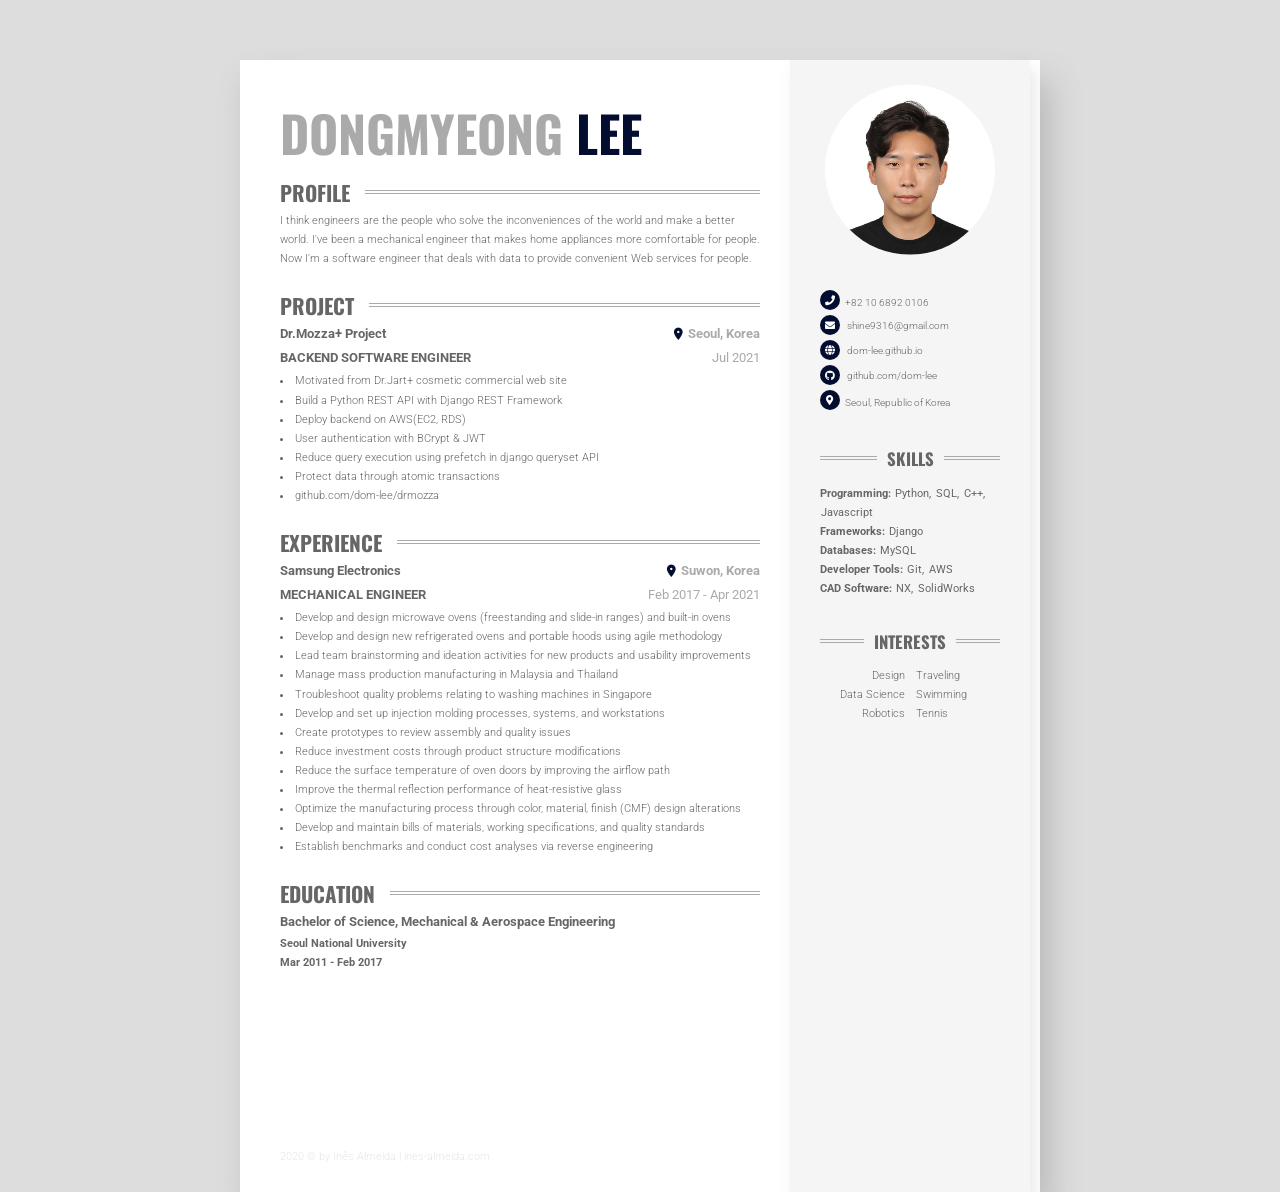
<file: about/index.html>
<!DOCTYPE html>
<html lang="en">
    <head>
	<meta name="generator" content="Hugo 0.85.0" />
    <meta charset="UTF-8">
    <meta name="viewport" content="width=device-width, initial-scale=1.0">
    <title>Dongmyeong - CV</title>

    <link rel="stylesheet" href="https://fonts.googleapis.com/css?family=Oswald" />
    <link rel="stylesheet" href="https://fonts.googleapis.com/css?family=Roboto" />
    <link rel="stylesheet" href="https://fonts.googleapis.com/icon?family=Material+Icons" />
    <link rel="stylesheet" href="https://cdnjs.cloudflare.com/ajax/libs/font-awesome/5.15.3/css/all.min.css" integrity="sha512-iBBXm8fW90+nuLcSKlbmrPcLa0OT92xO1BIsZ+ywDWZCvqsWgccV3gFoRBv0z+8dLJgyAHIhR35VZc2oM/gI1w==" crossorigin="anonymous" referrerpolicy="no-referrer" />
    <link rel="stylesheet" href="style.main.min.37cf4e6ad0fb9f432f173c654d98b1675125a2b1107ce7208100d0da3f787600.css" integrity="sha256-N89OatD7n0MvFzxlTZixZ1ElorEQfOcggQDQ2j94dgA=" crossorigin="anonymous" media="screen,print" /></head>

<body>
    <div class="content">
        <div class="content__left">
            <h1 class="mainHeading">Dongmyeong <span>Lee</span></h1>

            
<div id="profile" class="section">
    <div class="section__heading">
        <h2 class="section__title">Profile</h2>
    </div>
    <div class="section__content">
        <p>I think engineers are the people who solve the inconveniences of the world and make a better world. I've been a mechanical engineer that makes home appliances more comfortable for people. Now I'm a software engineer that deals with data to provide convenient Web services for people.</p>
    </div>
</div>


            
<div id="project" class="section">
    <div class="section__heading">
        <h2 class="section__title">Project</h2>
    </div>
    <div class="section__content">
        <div class="project">
            
            <div class="projcet__item">
                <div class="project__header">
                    <h3 class="project__company">
                        Dr.Mozza+ Project
                    </h3>
                    <h3 class="project__place">Seoul, Korea</h3>
                </div>
                
                <div class="project__job">
                    <div class="project__subheader">
                        <h3 class="project__position">
                            Backend Software Engineer
                        </h3>
                        <h3 class="project__date">Jul 2021</h3>
                    </div>
                    <ul>
                        
                        <li class="project__bullet">Motivated from Dr.Jart&#43; cosmetic commercial web site</li>
                        
                        <li class="project__bullet">Build a Python REST API with Django REST Framework</li>
                        
                        <li class="project__bullet">Deploy backend on AWS(EC2, RDS)</li>
                        
                        <li class="project__bullet">User authentication with BCrypt &amp; JWT</li>
                        
                        <li class="project__bullet">Reduce query execution using prefetch in django queryset API</li>
                        
                        <li class="project__bullet">Protect data through atomic transactions</li>

                        <li class="project__bullet">
                          <a href="https://github.com/dom-lee/drmozza" style="color:inherit; text-decoration: none; cursor: pointer;">github.com/dom-lee/drmozza</a>
                        </li>                 
                        
                    </ul>
                    <div class="project__badges">
                        <ul>
                            
                        </ul>
                    </div>
                </div>
                
            </div>
            
        </div>
    </div>
</div>


            
<div id="experience" class="section">
    <div class="section__heading">
        <h2 class="section__title">Experience</h2>
    </div>
    <div class="section__content">
        <div class="experience">
            
            <div class="experience__item">
                <div class="experience__header">
                    <h3 class="experience__company">
                        Samsung Electronics
                    </h3>
                    <h3 class="experience__place">Suwon, Korea</h3>
                </div>
                
                <div class="experience__job">
                    <div class="experience__subheader">
                        <h3 class="experience__position">
                            Mechanical Engineer
                        </h3>
                        <h3 class="experience__date">Feb 2017 - Apr 2021</h3>
                    </div>
                    <ul>
                        
                        <li class="experience__bullet">Develop and design microwave ovens (freestanding and slide-in ranges) and built-in ovens</li>
                        
                        <li class="experience__bullet">Develop and design new refrigerated ovens and portable hoods using agile methodology</li>
                        
                        <li class="experience__bullet">Lead team brainstorming and ideation activities for new products and usability improvements</li>
                        
                        <li class="experience__bullet">Manage mass production manufacturing in Malaysia and Thailand</li>
                        
                        <li class="experience__bullet">Troubleshoot quality problems relating to washing machines in Singapore</li>
                        
                        <li class="experience__bullet">Develop and set up injection molding processes, systems, and workstations</li>
                        
                        <li class="experience__bullet">Create prototypes to review assembly and quality issues</li>
                        
                        <li class="experience__bullet">Reduce investment costs through product structure modifications</li>
                        
                        <li class="experience__bullet">Reduce the surface temperature of oven doors by improving the airflow path</li>
                        
                        <li class="experience__bullet">Improve the thermal reflection performance of heat-resistive glass</li>
                        
                        <li class="experience__bullet">Optimize the manufacturing process through color, material, finish (CMF) design alterations</li>
                        
                        <li class="experience__bullet">Develop and maintain bills of materials, working specifications, and quality standards</li>
                        
                        <li class="experience__bullet">Establish benchmarks and conduct cost analyses via reverse engineering</li>
                        
                    </ul>
                    <div class="experience__badges">
                        <ul>
                            
                        </ul>
                    </div>
                </div>
                
            </div>
            
        </div>
    </div>
</div>


            
<div id="education" class="section">
    <div class="section__heading">
        <h2 class="section__title">
            Education
        </h2>
    </div>
    <div class="section__content">
        
            <div class="education__item">
                <h3 class="education__title">Bachelor of Science, Mechanical & Aerospace Engineering</h3>
                <h4 class="education__place">Seoul National University</h4>
                <h4 class="education__date">Mar 2011 - Feb 2017</h4>
                <div class="education__description"></div>
            </div>
        
    </div>
</div>



        </div>
        <div class="content__right">

            
    <div class="sideSection avatar">
        <div class="avatar__container">
            <img class="avatar__img" src="img/avatar.png" alt="photo of me">
        </div>
    </div>

            
<div class="sideSection contact">
    <ul>
        
        <li class="contact__item">
            <i class="fas fa-phone"></i><span>+82 10 6892 0106</span>
        </li>
        
        <li class="contact__item">
            <i class="fas fa-envelope"></i>
            <a href="mailto:shine9316@gmail.com" style="color:inherit; text-decoration: none; cursor: pointer;">
                <span>shine9316@gmail.com</span>
            </a>
        </li>
        
        <li class="contact__item">
            <i class="fas fa-globe"></i>
            <a href="https://dom-lee.github.io" style="color:inherit; text-decoration: none; cursor: pointer;">
                <span>dom-lee.github.io</span>
            </a>
        </li>
        
        <li class="contact__item">
            <i class="fab fa-github"></i>
            <a href="https://github.com/dom-lee" style="color:inherit; text-decoration: none; cursor: pointer;">
                <span>github.com/dom-lee</span>
            </a>
        </li>       
        
        <li class="contact__item">
            <i class="fas fa-map-marker-alt"></i><span>Seoul, Republic of Korea</span>
        </li>
        
    </ul>
</div>


            
<div class="sideSection">
    <div class="sideSection__heading">
        <h2 class="sideSection__title">Skills</h2>
    </div>
    <div class="sideSection__content">
        <ul class="skills">
            <li>
                
                <ul class="skills__group">
                    <span>Programming</span>
                    
                    <li>Python</li>
                    
                    <li>SQL</li>
                    
                    <li>C++</li>
                    
                    <li>Javascript</li>
                    
                </ul>
                
                <ul class="skills__group">
                    <span>Frameworks</span>
                    
                    <li>Django</li>
                    
                </ul>
                
                <ul class="skills__group">
                    <span>Databases</span>
                    
                    <li>MySQL</li>
                    
                </ul>
                
                <ul class="skills__group">
                    <span>Developer Tools</span>
                    
                    <li>Git</li>
                    
                    <li>AWS</li>
                    
                </ul>
                
                <ul class="skills__group">
                    <span>CAD Software</span>
                    
                    <li>NX</li>
                    
                    <li>SolidWorks</li>
                    
                </ul>
                
            </li>
        </ul>
    </div>
</div>


            

            

            
<div class="sideSection">
    <div class="sideSection__heading">
        <h2 class="sideSection__title">Interests</h2>
    </div>
    <div class="sideSection__content">
        <ul class="interests">
            
            <li class="interests__item">Design</li>
            
            <li class="interests__item">Data Science</li>
            
            <li class="interests__item">Robotics</li>
            
            <li class="interests__item">Traveling</li>
            
            <li class="interests__item">Swimming</li>
            
            <li class="interests__item">Tennis</li>
            
        </ul>
    </div>
</div>


        </div>
    </div>
</body>
</html>
</file>
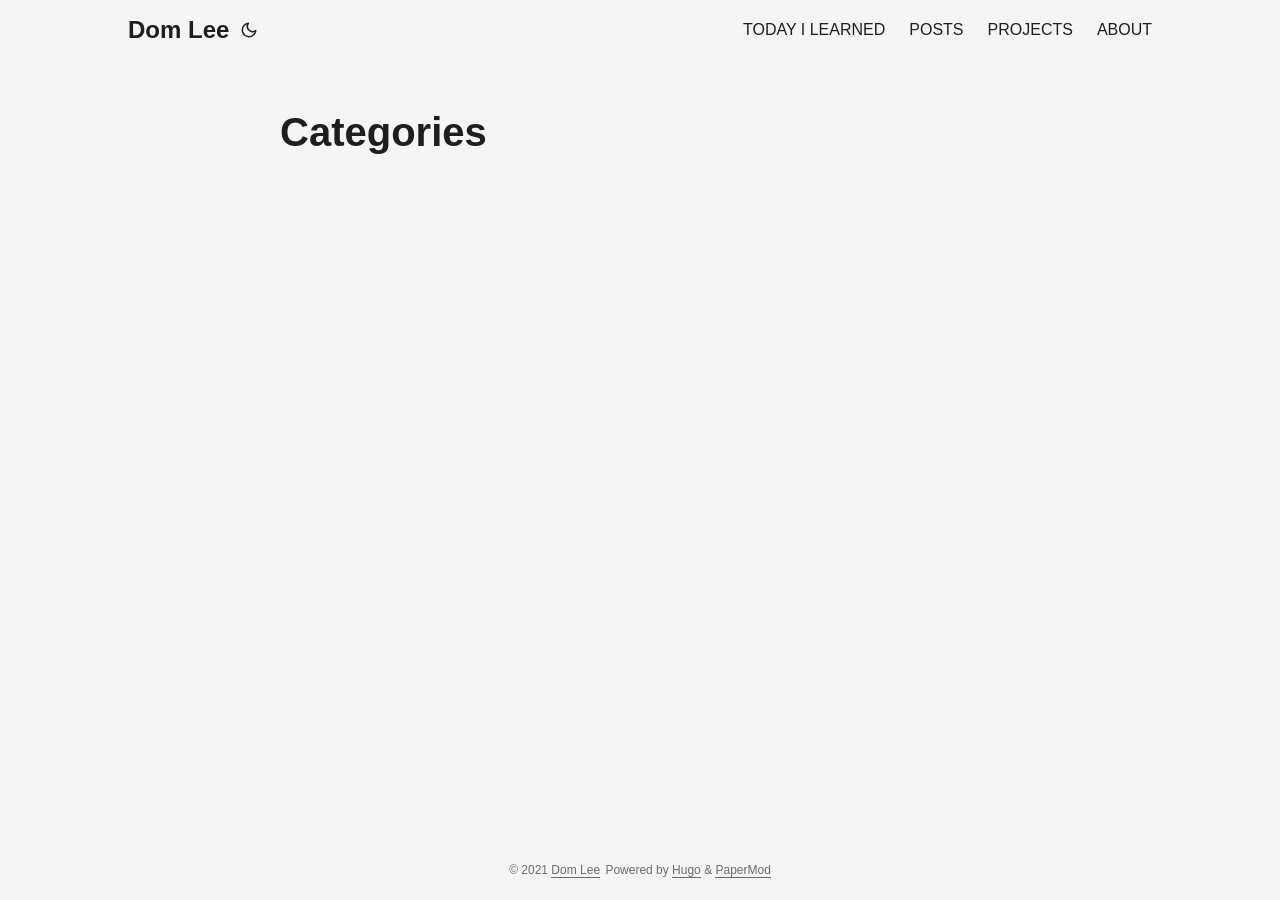
<file: categories/index.html>
<!DOCTYPE html>
<html lang="en" dir="auto">

<head><meta charset="utf-8">
<meta http-equiv="X-UA-Compatible" content="IE=edge">
<meta name="viewport" content="width=device-width, initial-scale=1, shrink-to-fit=no">
<meta name="robots" content="index, follow">
<title>Categories | Dom Lee</title>
<meta name="keywords" content="" />
<meta name="description" content="">
<meta name="author" content="">
<link rel="canonical" href="https://dom-lee.github.io/categories/" />
<link crossorigin="anonymous" href="/assets/css/stylesheet.min.35cd0f65a15cafa92372b8313deef5960aae04b90ad722f2bbf509eb0468137e.css" integrity="sha256-Nc0PZaFcr6kjcrgxPe71lgquBLkK1yLyu/UJ6wRoE34=" rel="preload stylesheet" as="style">
<link rel="icon" href="https://dom-lee.github.io/favicon.ico">
<link rel="icon" type="image/png" sizes="16x16" href="https://dom-lee.github.io/favicon-16x16.png">
<link rel="icon" type="image/png" sizes="32x32" href="https://dom-lee.github.io/favicon-32x32.png">
<link rel="apple-touch-icon" href="https://dom-lee.github.io/apple-touch-icon.png">
<link rel="mask-icon" href="https://dom-lee.github.io/safari-pinned-tab.svg">
<meta name="theme-color" content="#2e2e33">
<meta name="msapplication-TileColor" content="#2e2e33">
<meta name="generator" content="Hugo 0.85.0" />
<link rel="alternate" type="application/rss+xml" href="https://dom-lee.github.io/categories/index.xml">
<meta property="og:title" content="Categories" />
<meta property="og:description" content="" />
<meta property="og:type" content="website" />
<meta property="og:url" content="https://dom-lee.github.io/categories/" />

<meta name="twitter:card" content="summary"/>
<meta name="twitter:title" content="Categories"/>
<meta name="twitter:description" content=""/>

</head>

<body class="list" id="top">
<script>
    if (localStorage.getItem("pref-theme") === "dark") {
        document.body.classList.add('dark');
    } else if (localStorage.getItem("pref-theme") === "light") {
        document.body.classList.remove('dark')
    } else if (window.matchMedia('(prefers-color-scheme: dark)').matches) {
        document.body.classList.add('dark');
    }

</script>
<noscript>
    <style type="text/css">
        #theme-toggle,
        .top-link {
            display: none;
        }

    </style>
    <style>
        @media (prefers-color-scheme: dark) {
            :root {
                --theme: #1d1e20;
                --entry: #2e2e33;
                --primary: rgba(255, 255, 255, 0.84);
                --secondary: rgba(255, 255, 255, 0.56);
                --tertiary: rgba(255, 255, 255, 0.16);
                --content: rgba(255, 255, 255, 0.74);
                --hljs-bg: #2e2e33;
                --code-bg: #37383e;
                --border: #333;
            }

            .list {
                background: var(--theme);
            }

            .list:not(.dark)::-webkit-scrollbar-track {
                background: 0 0;
            }

            .list:not(.dark)::-webkit-scrollbar-thumb {
                border-color: var(--theme);
            }
        }

    </style>
</noscript>

<header class="header">
    <nav class="nav">
        <div class="logo">
            <a href="https://dom-lee.github.io" accesskey="h" title="Dom Lee (Alt + H)">Dom Lee</a>
            <span class="logo-switches">
                <button id="theme-toggle" accesskey="t" title="(Alt + T)">
                    <svg id="moon" xmlns="http://www.w3.org/2000/svg" width="24" height="24" viewBox="0 0 24 24"
                        fill="none" stroke="currentColor" stroke-width="2" stroke-linecap="round"
                        stroke-linejoin="round">
                        <path d="M21 12.79A9 9 0 1 1 11.21 3 7 7 0 0 0 21 12.79z"></path>
                    </svg>
                    <svg id="sun" xmlns="http://www.w3.org/2000/svg" width="24" height="24" viewBox="0 0 24 24"
                        fill="none" stroke="currentColor" stroke-width="2" stroke-linecap="round"
                        stroke-linejoin="round">
                        <circle cx="12" cy="12" r="5"></circle>
                        <line x1="12" y1="1" x2="12" y2="3"></line>
                        <line x1="12" y1="21" x2="12" y2="23"></line>
                        <line x1="4.22" y1="4.22" x2="5.64" y2="5.64"></line>
                        <line x1="18.36" y1="18.36" x2="19.78" y2="19.78"></line>
                        <line x1="1" y1="12" x2="3" y2="12"></line>
                        <line x1="21" y1="12" x2="23" y2="12"></line>
                        <line x1="4.22" y1="19.78" x2="5.64" y2="18.36"></line>
                        <line x1="18.36" y1="5.64" x2="19.78" y2="4.22"></line>
                    </svg>
                </button>
            </span>
        </div>
        <ul id="menu">
            <li>
                <a href="https://dom-lee.github.io/tils/" title="TODAY I LEARNED">
                    <span>TODAY I LEARNED</span>
                </a>
            </li>
            <li>
                <a href="https://dom-lee.github.io/posts/" title="POSTS">
                    <span>POSTS</span>
                </a>
            </li>
            <li>
                <a href="https://dom-lee.github.io/projects/" title="PROJECTS">
                    <span>PROJECTS</span>
                </a>
            </li>
            <li>
                <a href="https://dom-lee.github.io/about/" title="ABOUT">
                    <span>ABOUT</span>
                </a>
            </li>
        </ul>
    </nav>
</header>
<main class="main">
<header class="page-header">
    <h1>Categories</h1>
</header>

<ul class="terms-tags">
</ul>
    </main>
    <footer class="footer">
    <span>&copy; 2021 <a href="https://dom-lee.github.io">Dom Lee</a></span>
    <span>
        Powered by
        <a href="https://gohugo.io/" rel="noopener noreferrer" target="_blank">Hugo</a> &
        <a href="https://git.io/hugopapermod" rel="noopener" target="_blank">PaperMod</a>
    </span>
</footer>
<a href="#top" aria-label="go to top" title="Go to Top (Alt + G)">
    <button class="top-link" id="top-link" type="button" accesskey="g">
        <svg xmlns="http://www.w3.org/2000/svg" viewBox="0 0 12 6" fill="currentColor">
            <path d="M12 6H0l6-6z" />
        </svg>
    </button>
</a>

<script>
    let menu = document.getElementById('menu')
    menu.scrollLeft = localStorage.getItem("menu-scroll-position");
    menu.onscroll = function () {
        localStorage.setItem("menu-scroll-position", menu.scrollLeft);
    }

    document.querySelectorAll('a[href^="#"]').forEach(anchor => {
        anchor.addEventListener("click", function (e) {
            e.preventDefault();
            var id = this.getAttribute("href").substr(1);
            if (!window.matchMedia('(prefers-reduced-motion: reduce)').matches) {
                document.querySelector(`[id='${decodeURIComponent(id)}']`).scrollIntoView({
                    behavior: "smooth"
                });
            } else {
                document.querySelector(`[id='${decodeURIComponent(id)}']`).scrollIntoView();
            }
            if (id === "top") {
                history.replaceState(null, null, " ");
            } else {
                history.pushState(null, null, `#${id}`);
            }
        });
    });

</script>
<script>
    var mybutton = document.getElementById("top-link");
    window.onscroll = function () {
        if (document.body.scrollTop > 800 || document.documentElement.scrollTop > 800) {
            mybutton.style.visibility = "visible";
            mybutton.style.opacity = "1";
        } else {
            mybutton.style.visibility = "hidden";
            mybutton.style.opacity = "0";
        }
    };

</script>
<script>
    document.getElementById("theme-toggle").addEventListener("click", () => {
        if (document.body.className.includes("dark")) {
            document.body.classList.remove('dark');
            localStorage.setItem("pref-theme", 'light');
        } else {
            document.body.classList.add('dark');
            localStorage.setItem("pref-theme", 'dark');
        }
    })

</script>
</body>

</html>
</file>
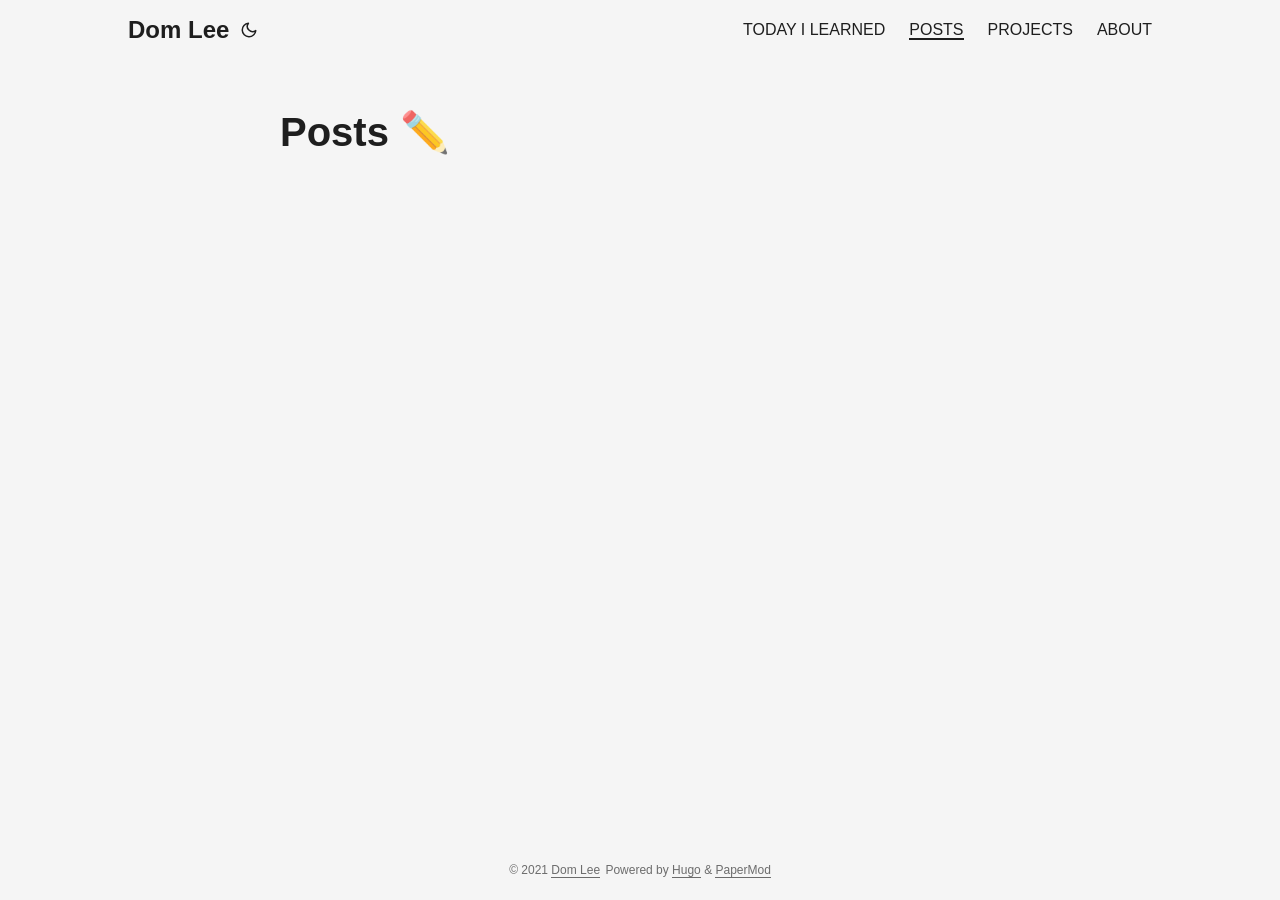
<file: posts/index.html>
<!DOCTYPE html>
<html lang="en" dir="auto">

<head><meta charset="utf-8">
<meta http-equiv="X-UA-Compatible" content="IE=edge">
<meta name="viewport" content="width=device-width, initial-scale=1, shrink-to-fit=no">
<meta name="robots" content="index, follow">
<title>Posts ✏️ | Dom Lee</title>
<meta name="keywords" content="" />
<meta name="description" content="">
<meta name="author" content="">
<link rel="canonical" href="https://dom-lee.github.io/posts/" />
<link crossorigin="anonymous" href="/assets/css/stylesheet.min.35cd0f65a15cafa92372b8313deef5960aae04b90ad722f2bbf509eb0468137e.css" integrity="sha256-Nc0PZaFcr6kjcrgxPe71lgquBLkK1yLyu/UJ6wRoE34=" rel="preload stylesheet" as="style">
<link rel="icon" href="https://dom-lee.github.io/favicon.ico">
<link rel="icon" type="image/png" sizes="16x16" href="https://dom-lee.github.io/favicon-16x16.png">
<link rel="icon" type="image/png" sizes="32x32" href="https://dom-lee.github.io/favicon-32x32.png">
<link rel="apple-touch-icon" href="https://dom-lee.github.io/apple-touch-icon.png">
<link rel="mask-icon" href="https://dom-lee.github.io/safari-pinned-tab.svg">
<meta name="theme-color" content="#2e2e33">
<meta name="msapplication-TileColor" content="#2e2e33">
<meta name="generator" content="Hugo 0.85.0" />
<link rel="alternate" type="application/rss+xml" href="https://dom-lee.github.io/posts/index.xml">
<meta property="og:title" content="Posts ✏️" />
<meta property="og:description" content="" />
<meta property="og:type" content="website" />
<meta property="og:url" content="https://dom-lee.github.io/posts/" />

<meta name="twitter:card" content="summary"/>
<meta name="twitter:title" content="Posts ✏️"/>
<meta name="twitter:description" content=""/>


<script type="application/ld+json">
{
  "@context": "https://schema.org",
  "@type": "BreadcrumbList",
  "itemListElement": [, 
    {
      "@type": "ListItem",
      "position":  2 ,
      "name": "Posts ✏️",
      "item": "https://dom-lee.github.io/posts/"
    }
  ]
}
</script>
</head>

<body class="list" id="top">
<script>
    if (localStorage.getItem("pref-theme") === "dark") {
        document.body.classList.add('dark');
    } else if (localStorage.getItem("pref-theme") === "light") {
        document.body.classList.remove('dark')
    } else if (window.matchMedia('(prefers-color-scheme: dark)').matches) {
        document.body.classList.add('dark');
    }

</script>
<noscript>
    <style type="text/css">
        #theme-toggle,
        .top-link {
            display: none;
        }

    </style>
    <style>
        @media (prefers-color-scheme: dark) {
            :root {
                --theme: #1d1e20;
                --entry: #2e2e33;
                --primary: rgba(255, 255, 255, 0.84);
                --secondary: rgba(255, 255, 255, 0.56);
                --tertiary: rgba(255, 255, 255, 0.16);
                --content: rgba(255, 255, 255, 0.74);
                --hljs-bg: #2e2e33;
                --code-bg: #37383e;
                --border: #333;
            }

            .list {
                background: var(--theme);
            }

            .list:not(.dark)::-webkit-scrollbar-track {
                background: 0 0;
            }

            .list:not(.dark)::-webkit-scrollbar-thumb {
                border-color: var(--theme);
            }
        }

    </style>
</noscript>

<header class="header">
    <nav class="nav">
        <div class="logo">
            <a href="https://dom-lee.github.io" accesskey="h" title="Dom Lee (Alt + H)">Dom Lee</a>
            <span class="logo-switches">
                <button id="theme-toggle" accesskey="t" title="(Alt + T)">
                    <svg id="moon" xmlns="http://www.w3.org/2000/svg" width="24" height="24" viewBox="0 0 24 24"
                        fill="none" stroke="currentColor" stroke-width="2" stroke-linecap="round"
                        stroke-linejoin="round">
                        <path d="M21 12.79A9 9 0 1 1 11.21 3 7 7 0 0 0 21 12.79z"></path>
                    </svg>
                    <svg id="sun" xmlns="http://www.w3.org/2000/svg" width="24" height="24" viewBox="0 0 24 24"
                        fill="none" stroke="currentColor" stroke-width="2" stroke-linecap="round"
                        stroke-linejoin="round">
                        <circle cx="12" cy="12" r="5"></circle>
                        <line x1="12" y1="1" x2="12" y2="3"></line>
                        <line x1="12" y1="21" x2="12" y2="23"></line>
                        <line x1="4.22" y1="4.22" x2="5.64" y2="5.64"></line>
                        <line x1="18.36" y1="18.36" x2="19.78" y2="19.78"></line>
                        <line x1="1" y1="12" x2="3" y2="12"></line>
                        <line x1="21" y1="12" x2="23" y2="12"></line>
                        <line x1="4.22" y1="19.78" x2="5.64" y2="18.36"></line>
                        <line x1="18.36" y1="5.64" x2="19.78" y2="4.22"></line>
                    </svg>
                </button>
            </span>
        </div>
        <ul id="menu">
            <li>
                <a href="https://dom-lee.github.io/tils/" title="TODAY I LEARNED">
                    <span>TODAY I LEARNED</span>
                </a>
            </li>
            <li>
                <a href="https://dom-lee.github.io/posts/" title="POSTS">
                    <span class="active">POSTS</span>
                </a>
            </li>
            <li>
                <a href="https://dom-lee.github.io/projects/" title="PROJECTS">
                    <span>PROJECTS</span>
                </a>
            </li>
            <li>
                <a href="https://dom-lee.github.io/about/" title="ABOUT">
                    <span>ABOUT</span>
                </a>
            </li>
        </ul>
    </nav>
</header>
<main class="main"> 
<header class="page-header">
  <h1>Posts ✏️</h1>
</header>
    </main>
    <footer class="footer">
    <span>&copy; 2021 <a href="https://dom-lee.github.io">Dom Lee</a></span>
    <span>
        Powered by
        <a href="https://gohugo.io/" rel="noopener noreferrer" target="_blank">Hugo</a> &
        <a href="https://git.io/hugopapermod" rel="noopener" target="_blank">PaperMod</a>
    </span>
</footer>
<a href="#top" aria-label="go to top" title="Go to Top (Alt + G)">
    <button class="top-link" id="top-link" type="button" accesskey="g">
        <svg xmlns="http://www.w3.org/2000/svg" viewBox="0 0 12 6" fill="currentColor">
            <path d="M12 6H0l6-6z" />
        </svg>
    </button>
</a>

<script>
    let menu = document.getElementById('menu')
    menu.scrollLeft = localStorage.getItem("menu-scroll-position");
    menu.onscroll = function () {
        localStorage.setItem("menu-scroll-position", menu.scrollLeft);
    }

    document.querySelectorAll('a[href^="#"]').forEach(anchor => {
        anchor.addEventListener("click", function (e) {
            e.preventDefault();
            var id = this.getAttribute("href").substr(1);
            if (!window.matchMedia('(prefers-reduced-motion: reduce)').matches) {
                document.querySelector(`[id='${decodeURIComponent(id)}']`).scrollIntoView({
                    behavior: "smooth"
                });
            } else {
                document.querySelector(`[id='${decodeURIComponent(id)}']`).scrollIntoView();
            }
            if (id === "top") {
                history.replaceState(null, null, " ");
            } else {
                history.pushState(null, null, `#${id}`);
            }
        });
    });

</script>
<script>
    var mybutton = document.getElementById("top-link");
    window.onscroll = function () {
        if (document.body.scrollTop > 800 || document.documentElement.scrollTop > 800) {
            mybutton.style.visibility = "visible";
            mybutton.style.opacity = "1";
        } else {
            mybutton.style.visibility = "hidden";
            mybutton.style.opacity = "0";
        }
    };

</script>
<script>
    document.getElementById("theme-toggle").addEventListener("click", () => {
        if (document.body.className.includes("dark")) {
            document.body.classList.remove('dark');
            localStorage.setItem("pref-theme", 'light');
        } else {
            document.body.classList.add('dark');
            localStorage.setItem("pref-theme", 'dark');
        }
    })

</script>
</body>

</html>
</file>
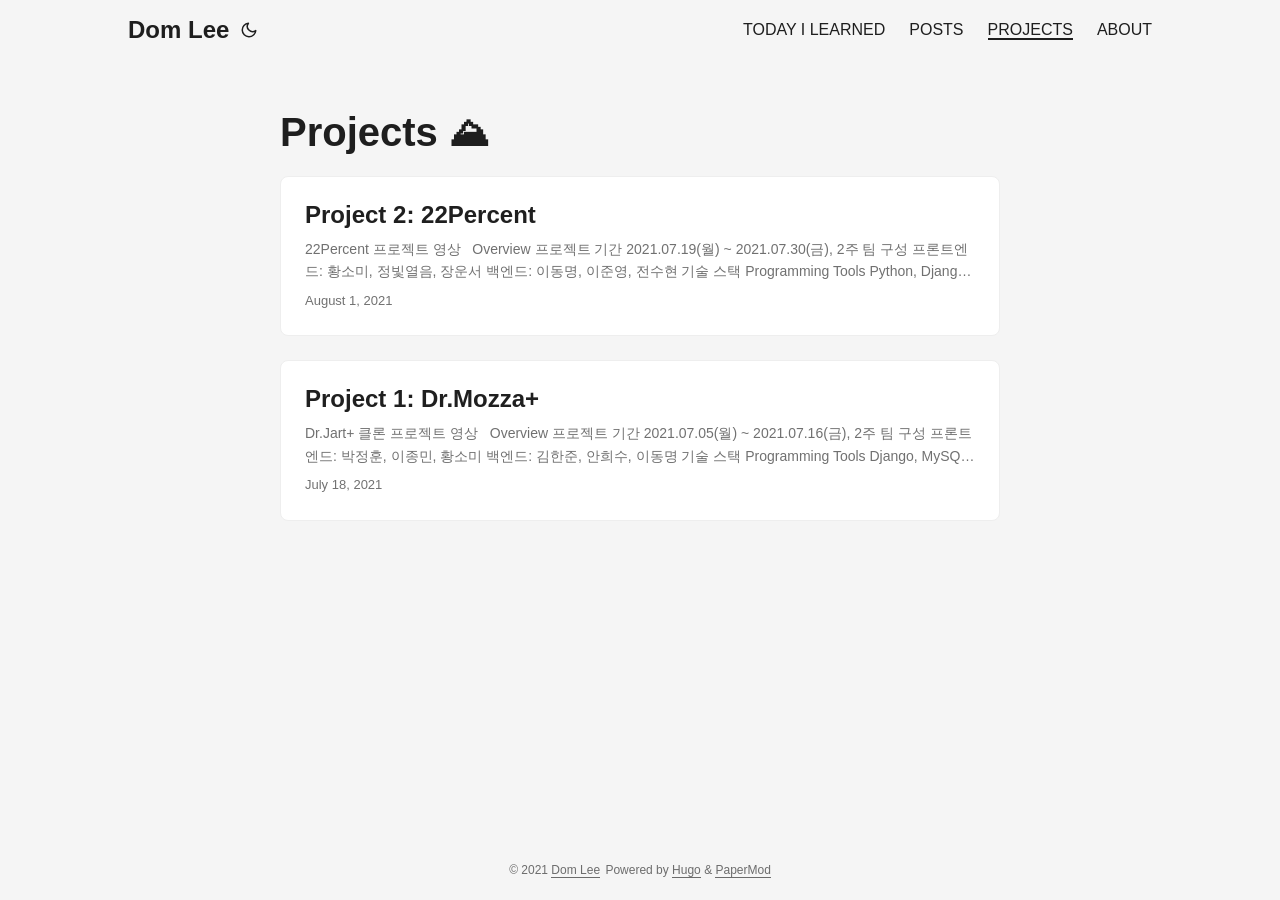
<file: projects/index.html>
<!DOCTYPE html>
<html lang="en" dir="auto">

<head><meta charset="utf-8">
<meta http-equiv="X-UA-Compatible" content="IE=edge">
<meta name="viewport" content="width=device-width, initial-scale=1, shrink-to-fit=no">
<meta name="robots" content="index, follow">
<title>Projects ⛰ | Dom Lee</title>
<meta name="keywords" content="" />
<meta name="description" content="">
<meta name="author" content="">
<link rel="canonical" href="https://dom-lee.github.io/projects/" />
<link crossorigin="anonymous" href="/assets/css/stylesheet.min.35cd0f65a15cafa92372b8313deef5960aae04b90ad722f2bbf509eb0468137e.css" integrity="sha256-Nc0PZaFcr6kjcrgxPe71lgquBLkK1yLyu/UJ6wRoE34=" rel="preload stylesheet" as="style">
<link rel="icon" href="https://dom-lee.github.io/favicon.ico">
<link rel="icon" type="image/png" sizes="16x16" href="https://dom-lee.github.io/favicon-16x16.png">
<link rel="icon" type="image/png" sizes="32x32" href="https://dom-lee.github.io/favicon-32x32.png">
<link rel="apple-touch-icon" href="https://dom-lee.github.io/apple-touch-icon.png">
<link rel="mask-icon" href="https://dom-lee.github.io/safari-pinned-tab.svg">
<meta name="theme-color" content="#2e2e33">
<meta name="msapplication-TileColor" content="#2e2e33">
<meta name="generator" content="Hugo 0.85.0" />
<link rel="alternate" type="application/rss+xml" href="https://dom-lee.github.io/projects/index.xml">
<meta property="og:title" content="Projects ⛰" />
<meta property="og:description" content="" />
<meta property="og:type" content="website" />
<meta property="og:url" content="https://dom-lee.github.io/projects/" />

<meta name="twitter:card" content="summary"/>
<meta name="twitter:title" content="Projects ⛰"/>
<meta name="twitter:description" content=""/>


<script type="application/ld+json">
{
  "@context": "https://schema.org",
  "@type": "BreadcrumbList",
  "itemListElement": [, 
    {
      "@type": "ListItem",
      "position":  2 ,
      "name": "Projects ⛰",
      "item": "https://dom-lee.github.io/projects/"
    }
  ]
}
</script>
</head>

<body class="list" id="top">
<script>
    if (localStorage.getItem("pref-theme") === "dark") {
        document.body.classList.add('dark');
    } else if (localStorage.getItem("pref-theme") === "light") {
        document.body.classList.remove('dark')
    } else if (window.matchMedia('(prefers-color-scheme: dark)').matches) {
        document.body.classList.add('dark');
    }

</script>
<noscript>
    <style type="text/css">
        #theme-toggle,
        .top-link {
            display: none;
        }

    </style>
    <style>
        @media (prefers-color-scheme: dark) {
            :root {
                --theme: #1d1e20;
                --entry: #2e2e33;
                --primary: rgba(255, 255, 255, 0.84);
                --secondary: rgba(255, 255, 255, 0.56);
                --tertiary: rgba(255, 255, 255, 0.16);
                --content: rgba(255, 255, 255, 0.74);
                --hljs-bg: #2e2e33;
                --code-bg: #37383e;
                --border: #333;
            }

            .list {
                background: var(--theme);
            }

            .list:not(.dark)::-webkit-scrollbar-track {
                background: 0 0;
            }

            .list:not(.dark)::-webkit-scrollbar-thumb {
                border-color: var(--theme);
            }
        }

    </style>
</noscript>

<header class="header">
    <nav class="nav">
        <div class="logo">
            <a href="https://dom-lee.github.io" accesskey="h" title="Dom Lee (Alt + H)">Dom Lee</a>
            <span class="logo-switches">
                <button id="theme-toggle" accesskey="t" title="(Alt + T)">
                    <svg id="moon" xmlns="http://www.w3.org/2000/svg" width="24" height="24" viewBox="0 0 24 24"
                        fill="none" stroke="currentColor" stroke-width="2" stroke-linecap="round"
                        stroke-linejoin="round">
                        <path d="M21 12.79A9 9 0 1 1 11.21 3 7 7 0 0 0 21 12.79z"></path>
                    </svg>
                    <svg id="sun" xmlns="http://www.w3.org/2000/svg" width="24" height="24" viewBox="0 0 24 24"
                        fill="none" stroke="currentColor" stroke-width="2" stroke-linecap="round"
                        stroke-linejoin="round">
                        <circle cx="12" cy="12" r="5"></circle>
                        <line x1="12" y1="1" x2="12" y2="3"></line>
                        <line x1="12" y1="21" x2="12" y2="23"></line>
                        <line x1="4.22" y1="4.22" x2="5.64" y2="5.64"></line>
                        <line x1="18.36" y1="18.36" x2="19.78" y2="19.78"></line>
                        <line x1="1" y1="12" x2="3" y2="12"></line>
                        <line x1="21" y1="12" x2="23" y2="12"></line>
                        <line x1="4.22" y1="19.78" x2="5.64" y2="18.36"></line>
                        <line x1="18.36" y1="5.64" x2="19.78" y2="4.22"></line>
                    </svg>
                </button>
            </span>
        </div>
        <ul id="menu">
            <li>
                <a href="https://dom-lee.github.io/tils/" title="TODAY I LEARNED">
                    <span>TODAY I LEARNED</span>
                </a>
            </li>
            <li>
                <a href="https://dom-lee.github.io/posts/" title="POSTS">
                    <span>POSTS</span>
                </a>
            </li>
            <li>
                <a href="https://dom-lee.github.io/projects/" title="PROJECTS">
                    <span class="active">PROJECTS</span>
                </a>
            </li>
            <li>
                <a href="https://dom-lee.github.io/about/" title="ABOUT">
                    <span>ABOUT</span>
                </a>
            </li>
        </ul>
    </nav>
</header>
<main class="main"> 
<header class="page-header">
  <h1>Projects ⛰</h1>
</header>

<article class="post-entry"> 
  <header class="entry-header">
    <h2>Project 2: 22Percent</h2>
  </header>
  <section class="entry-content">
    <p>22Percent 프로젝트 영상     Overview 프로젝트 기간 2021.07.19(월) ~ 2021.07.30(금), 2주
팀 구성  프론트엔드: 황소미, 정빛열음, 장운서 백엔드: 이동명, 이준영, 전수현  기술 스택  Programming Tools  Python, Django, MySQL, AWS(EC2, RDS)   Communication Tools  Notion, Github, Postman, AQueryTool(ERD)    Github Repository https://github.com/dom-lee/ttpercent
API 문서 https://documenter.getpostman.com/view/12180757/TzmChsx9
Entity Relationship Diagram 내가 맡은 역할  회원가입 엔드포인트  비밀번호 Bcrypt 암호화 JWT access token 전송 SNS(카카오톡) 로그인   유저인증  JWT access token 유효성 검토   마이페이지 투자요약  사용자 투자한도에 따른 잔여한도 투자 상품들의 원금회수 상태에 따른 원금 DATA 분류 투자상품의 등급/카테고리/수익률별 카테고리 분류   투자하기  투자상품 투자하기   백엔드 서버 배포  AWS(EC2, RDS) 연동 Docker 활용      배운점 반복적인 계산이 필요한 데이터는 따로 테이블을 만들어 주기적으로 업데이트 하자....</p>
  </section>
  <footer class="entry-footer">August 1, 2021</footer>
  <a class="entry-link" aria-label="post link to Project 2: 22Percent" href="https://dom-lee.github.io/projects/ttpercent/"></a>
</article>

<article class="post-entry"> 
  <header class="entry-header">
    <h2>Project 1: Dr.Mozza&#43;</h2>
  </header>
  <section class="entry-content">
    <p>Dr.Jart&#43; 클론 프로젝트 영상     Overview 프로젝트 기간 2021.07.05(월) ~ 2021.07.16(금), 2주
팀 구성  프론트엔드: 박정훈, 이종민, 황소미 백엔드: 김한준, 안희수, 이동명  기술 스택  Programming Tools  Django, MySQL, AWS(EC2, RDS)   Communication Tools  Notion, Github, Postman, AQueryTool(ERD)    Github Repository https://github.com/dom-lee/drmozza
API 문서 https://documenter.getpostman.com/view/12180757/Tzm3nciR
Entity Relationship Diagram 내가 맡은 역할  장바구니 엔드포인트  카트 제품 추가 및 수량 변경 요청 수량 및 재고 비교   주문 엔드포인트  카트에 있는 제품 주문 주문 이력 관리   쿠폰 엔드포인트  쿠폰 코드 유효성 검토   메인페이지 엔드포인트  메인페이지 Banner data 제공 네비게이션바 data 제공   백엔드 서버 배포  AWS(EC2, RDS) 연동      느낀점 계획 세분화 및 기록의 중요성 프로젝트 첫날, Planning Meeting을 진행하면서 우리가 진행해야할 Task 목록들을 나열하고 각자 분량에 맞게 Task를 나눴다....</p>
  </section>
  <footer class="entry-footer">July 18, 2021</footer>
  <a class="entry-link" aria-label="post link to Project 1: Dr.Mozza&#43;" href="https://dom-lee.github.io/projects/drmozza/"></a>
</article>
    </main>
    <footer class="footer">
    <span>&copy; 2021 <a href="https://dom-lee.github.io">Dom Lee</a></span>
    <span>
        Powered by
        <a href="https://gohugo.io/" rel="noopener noreferrer" target="_blank">Hugo</a> &
        <a href="https://git.io/hugopapermod" rel="noopener" target="_blank">PaperMod</a>
    </span>
</footer>
<a href="#top" aria-label="go to top" title="Go to Top (Alt + G)">
    <button class="top-link" id="top-link" type="button" accesskey="g">
        <svg xmlns="http://www.w3.org/2000/svg" viewBox="0 0 12 6" fill="currentColor">
            <path d="M12 6H0l6-6z" />
        </svg>
    </button>
</a>

<script>
    let menu = document.getElementById('menu')
    menu.scrollLeft = localStorage.getItem("menu-scroll-position");
    menu.onscroll = function () {
        localStorage.setItem("menu-scroll-position", menu.scrollLeft);
    }

    document.querySelectorAll('a[href^="#"]').forEach(anchor => {
        anchor.addEventListener("click", function (e) {
            e.preventDefault();
            var id = this.getAttribute("href").substr(1);
            if (!window.matchMedia('(prefers-reduced-motion: reduce)').matches) {
                document.querySelector(`[id='${decodeURIComponent(id)}']`).scrollIntoView({
                    behavior: "smooth"
                });
            } else {
                document.querySelector(`[id='${decodeURIComponent(id)}']`).scrollIntoView();
            }
            if (id === "top") {
                history.replaceState(null, null, " ");
            } else {
                history.pushState(null, null, `#${id}`);
            }
        });
    });

</script>
<script>
    var mybutton = document.getElementById("top-link");
    window.onscroll = function () {
        if (document.body.scrollTop > 800 || document.documentElement.scrollTop > 800) {
            mybutton.style.visibility = "visible";
            mybutton.style.opacity = "1";
        } else {
            mybutton.style.visibility = "hidden";
            mybutton.style.opacity = "0";
        }
    };

</script>
<script>
    document.getElementById("theme-toggle").addEventListener("click", () => {
        if (document.body.className.includes("dark")) {
            document.body.classList.remove('dark');
            localStorage.setItem("pref-theme", 'light');
        } else {
            document.body.classList.add('dark');
            localStorage.setItem("pref-theme", 'dark');
        }
    })

</script>
</body>

</html>
</file>
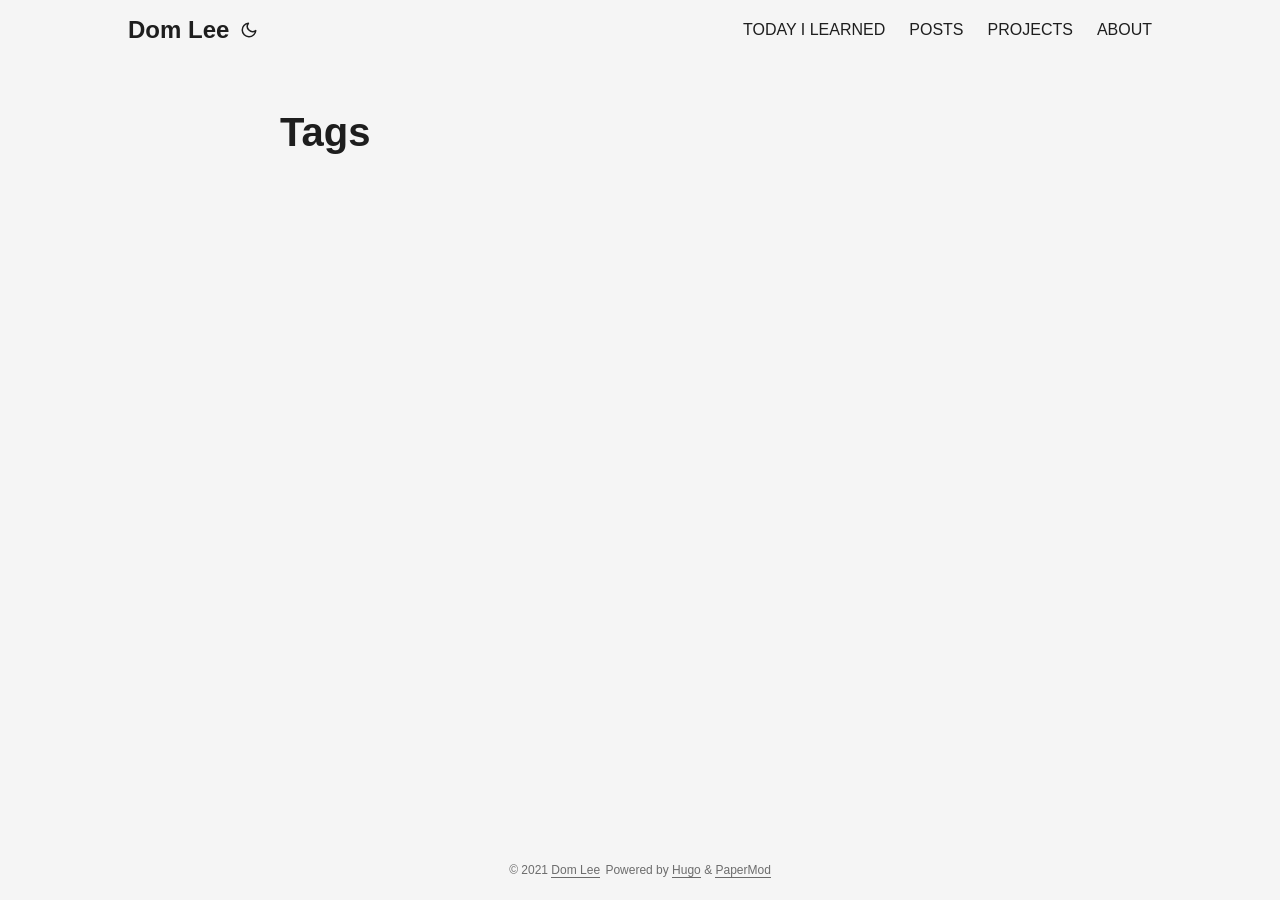
<file: tags/index.html>
<!DOCTYPE html>
<html lang="en" dir="auto">

<head><meta charset="utf-8">
<meta http-equiv="X-UA-Compatible" content="IE=edge">
<meta name="viewport" content="width=device-width, initial-scale=1, shrink-to-fit=no">
<meta name="robots" content="index, follow">
<title>Tags | Dom Lee</title>
<meta name="keywords" content="" />
<meta name="description" content="">
<meta name="author" content="">
<link rel="canonical" href="https://dom-lee.github.io/tags/" />
<link crossorigin="anonymous" href="/assets/css/stylesheet.min.35cd0f65a15cafa92372b8313deef5960aae04b90ad722f2bbf509eb0468137e.css" integrity="sha256-Nc0PZaFcr6kjcrgxPe71lgquBLkK1yLyu/UJ6wRoE34=" rel="preload stylesheet" as="style">
<link rel="icon" href="https://dom-lee.github.io/favicon.ico">
<link rel="icon" type="image/png" sizes="16x16" href="https://dom-lee.github.io/favicon-16x16.png">
<link rel="icon" type="image/png" sizes="32x32" href="https://dom-lee.github.io/favicon-32x32.png">
<link rel="apple-touch-icon" href="https://dom-lee.github.io/apple-touch-icon.png">
<link rel="mask-icon" href="https://dom-lee.github.io/safari-pinned-tab.svg">
<meta name="theme-color" content="#2e2e33">
<meta name="msapplication-TileColor" content="#2e2e33">
<meta name="generator" content="Hugo 0.85.0" />
<link rel="alternate" type="application/rss+xml" href="https://dom-lee.github.io/tags/index.xml">
<meta property="og:title" content="Tags" />
<meta property="og:description" content="" />
<meta property="og:type" content="website" />
<meta property="og:url" content="https://dom-lee.github.io/tags/" />

<meta name="twitter:card" content="summary"/>
<meta name="twitter:title" content="Tags"/>
<meta name="twitter:description" content=""/>

</head>

<body class="list" id="top">
<script>
    if (localStorage.getItem("pref-theme") === "dark") {
        document.body.classList.add('dark');
    } else if (localStorage.getItem("pref-theme") === "light") {
        document.body.classList.remove('dark')
    } else if (window.matchMedia('(prefers-color-scheme: dark)').matches) {
        document.body.classList.add('dark');
    }

</script>
<noscript>
    <style type="text/css">
        #theme-toggle,
        .top-link {
            display: none;
        }

    </style>
    <style>
        @media (prefers-color-scheme: dark) {
            :root {
                --theme: #1d1e20;
                --entry: #2e2e33;
                --primary: rgba(255, 255, 255, 0.84);
                --secondary: rgba(255, 255, 255, 0.56);
                --tertiary: rgba(255, 255, 255, 0.16);
                --content: rgba(255, 255, 255, 0.74);
                --hljs-bg: #2e2e33;
                --code-bg: #37383e;
                --border: #333;
            }

            .list {
                background: var(--theme);
            }

            .list:not(.dark)::-webkit-scrollbar-track {
                background: 0 0;
            }

            .list:not(.dark)::-webkit-scrollbar-thumb {
                border-color: var(--theme);
            }
        }

    </style>
</noscript>

<header class="header">
    <nav class="nav">
        <div class="logo">
            <a href="https://dom-lee.github.io" accesskey="h" title="Dom Lee (Alt + H)">Dom Lee</a>
            <span class="logo-switches">
                <button id="theme-toggle" accesskey="t" title="(Alt + T)">
                    <svg id="moon" xmlns="http://www.w3.org/2000/svg" width="24" height="24" viewBox="0 0 24 24"
                        fill="none" stroke="currentColor" stroke-width="2" stroke-linecap="round"
                        stroke-linejoin="round">
                        <path d="M21 12.79A9 9 0 1 1 11.21 3 7 7 0 0 0 21 12.79z"></path>
                    </svg>
                    <svg id="sun" xmlns="http://www.w3.org/2000/svg" width="24" height="24" viewBox="0 0 24 24"
                        fill="none" stroke="currentColor" stroke-width="2" stroke-linecap="round"
                        stroke-linejoin="round">
                        <circle cx="12" cy="12" r="5"></circle>
                        <line x1="12" y1="1" x2="12" y2="3"></line>
                        <line x1="12" y1="21" x2="12" y2="23"></line>
                        <line x1="4.22" y1="4.22" x2="5.64" y2="5.64"></line>
                        <line x1="18.36" y1="18.36" x2="19.78" y2="19.78"></line>
                        <line x1="1" y1="12" x2="3" y2="12"></line>
                        <line x1="21" y1="12" x2="23" y2="12"></line>
                        <line x1="4.22" y1="19.78" x2="5.64" y2="18.36"></line>
                        <line x1="18.36" y1="5.64" x2="19.78" y2="4.22"></line>
                    </svg>
                </button>
            </span>
        </div>
        <ul id="menu">
            <li>
                <a href="https://dom-lee.github.io/tils/" title="TODAY I LEARNED">
                    <span>TODAY I LEARNED</span>
                </a>
            </li>
            <li>
                <a href="https://dom-lee.github.io/posts/" title="POSTS">
                    <span>POSTS</span>
                </a>
            </li>
            <li>
                <a href="https://dom-lee.github.io/projects/" title="PROJECTS">
                    <span>PROJECTS</span>
                </a>
            </li>
            <li>
                <a href="https://dom-lee.github.io/about/" title="ABOUT">
                    <span>ABOUT</span>
                </a>
            </li>
        </ul>
    </nav>
</header>
<main class="main">
<header class="page-header">
    <h1>Tags</h1>
</header>

<ul class="terms-tags">
</ul>
    </main>
    <footer class="footer">
    <span>&copy; 2021 <a href="https://dom-lee.github.io">Dom Lee</a></span>
    <span>
        Powered by
        <a href="https://gohugo.io/" rel="noopener noreferrer" target="_blank">Hugo</a> &
        <a href="https://git.io/hugopapermod" rel="noopener" target="_blank">PaperMod</a>
    </span>
</footer>
<a href="#top" aria-label="go to top" title="Go to Top (Alt + G)">
    <button class="top-link" id="top-link" type="button" accesskey="g">
        <svg xmlns="http://www.w3.org/2000/svg" viewBox="0 0 12 6" fill="currentColor">
            <path d="M12 6H0l6-6z" />
        </svg>
    </button>
</a>

<script>
    let menu = document.getElementById('menu')
    menu.scrollLeft = localStorage.getItem("menu-scroll-position");
    menu.onscroll = function () {
        localStorage.setItem("menu-scroll-position", menu.scrollLeft);
    }

    document.querySelectorAll('a[href^="#"]').forEach(anchor => {
        anchor.addEventListener("click", function (e) {
            e.preventDefault();
            var id = this.getAttribute("href").substr(1);
            if (!window.matchMedia('(prefers-reduced-motion: reduce)').matches) {
                document.querySelector(`[id='${decodeURIComponent(id)}']`).scrollIntoView({
                    behavior: "smooth"
                });
            } else {
                document.querySelector(`[id='${decodeURIComponent(id)}']`).scrollIntoView();
            }
            if (id === "top") {
                history.replaceState(null, null, " ");
            } else {
                history.pushState(null, null, `#${id}`);
            }
        });
    });

</script>
<script>
    var mybutton = document.getElementById("top-link");
    window.onscroll = function () {
        if (document.body.scrollTop > 800 || document.documentElement.scrollTop > 800) {
            mybutton.style.visibility = "visible";
            mybutton.style.opacity = "1";
        } else {
            mybutton.style.visibility = "hidden";
            mybutton.style.opacity = "0";
        }
    };

</script>
<script>
    document.getElementById("theme-toggle").addEventListener("click", () => {
        if (document.body.className.includes("dark")) {
            document.body.classList.remove('dark');
            localStorage.setItem("pref-theme", 'light');
        } else {
            document.body.classList.add('dark');
            localStorage.setItem("pref-theme", 'dark');
        }
    })

</script>
</body>

</html>
</file>
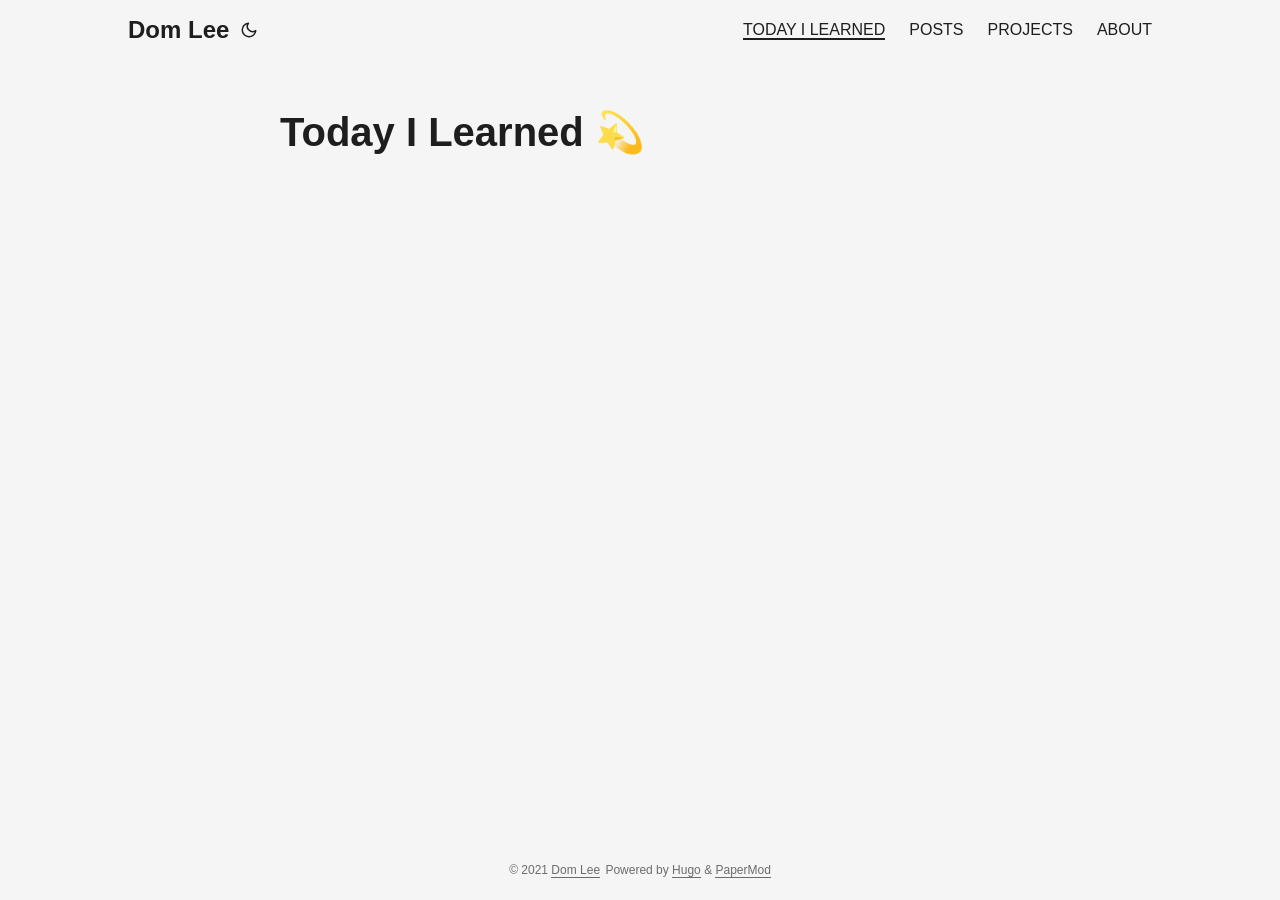
<file: tils/index.html>
<!DOCTYPE html>
<html lang="en" dir="auto">

<head><meta charset="utf-8">
<meta http-equiv="X-UA-Compatible" content="IE=edge">
<meta name="viewport" content="width=device-width, initial-scale=1, shrink-to-fit=no">
<meta name="robots" content="index, follow">
<title>Today I Learned 💫 | Dom Lee</title>
<meta name="keywords" content="" />
<meta name="description" content="">
<meta name="author" content="">
<link rel="canonical" href="https://dom-lee.github.io/tils/" />
<link crossorigin="anonymous" href="/assets/css/stylesheet.min.35cd0f65a15cafa92372b8313deef5960aae04b90ad722f2bbf509eb0468137e.css" integrity="sha256-Nc0PZaFcr6kjcrgxPe71lgquBLkK1yLyu/UJ6wRoE34=" rel="preload stylesheet" as="style">
<link rel="icon" href="https://dom-lee.github.io/favicon.ico">
<link rel="icon" type="image/png" sizes="16x16" href="https://dom-lee.github.io/favicon-16x16.png">
<link rel="icon" type="image/png" sizes="32x32" href="https://dom-lee.github.io/favicon-32x32.png">
<link rel="apple-touch-icon" href="https://dom-lee.github.io/apple-touch-icon.png">
<link rel="mask-icon" href="https://dom-lee.github.io/safari-pinned-tab.svg">
<meta name="theme-color" content="#2e2e33">
<meta name="msapplication-TileColor" content="#2e2e33">
<meta name="generator" content="Hugo 0.85.0" />
<link rel="alternate" type="application/rss+xml" href="https://dom-lee.github.io/tils/index.xml">
<meta property="og:title" content="Today I Learned 💫" />
<meta property="og:description" content="" />
<meta property="og:type" content="website" />
<meta property="og:url" content="https://dom-lee.github.io/tils/" />

<meta name="twitter:card" content="summary"/>
<meta name="twitter:title" content="Today I Learned 💫"/>
<meta name="twitter:description" content=""/>


<script type="application/ld+json">
{
  "@context": "https://schema.org",
  "@type": "BreadcrumbList",
  "itemListElement": [, 
    {
      "@type": "ListItem",
      "position":  2 ,
      "name": "Today I Learned 💫",
      "item": "https://dom-lee.github.io/tils/"
    }
  ]
}
</script>
</head>

<body class="list" id="top">
<script>
    if (localStorage.getItem("pref-theme") === "dark") {
        document.body.classList.add('dark');
    } else if (localStorage.getItem("pref-theme") === "light") {
        document.body.classList.remove('dark')
    } else if (window.matchMedia('(prefers-color-scheme: dark)').matches) {
        document.body.classList.add('dark');
    }

</script>
<noscript>
    <style type="text/css">
        #theme-toggle,
        .top-link {
            display: none;
        }

    </style>
    <style>
        @media (prefers-color-scheme: dark) {
            :root {
                --theme: #1d1e20;
                --entry: #2e2e33;
                --primary: rgba(255, 255, 255, 0.84);
                --secondary: rgba(255, 255, 255, 0.56);
                --tertiary: rgba(255, 255, 255, 0.16);
                --content: rgba(255, 255, 255, 0.74);
                --hljs-bg: #2e2e33;
                --code-bg: #37383e;
                --border: #333;
            }

            .list {
                background: var(--theme);
            }

            .list:not(.dark)::-webkit-scrollbar-track {
                background: 0 0;
            }

            .list:not(.dark)::-webkit-scrollbar-thumb {
                border-color: var(--theme);
            }
        }

    </style>
</noscript>

<header class="header">
    <nav class="nav">
        <div class="logo">
            <a href="https://dom-lee.github.io" accesskey="h" title="Dom Lee (Alt + H)">Dom Lee</a>
            <span class="logo-switches">
                <button id="theme-toggle" accesskey="t" title="(Alt + T)">
                    <svg id="moon" xmlns="http://www.w3.org/2000/svg" width="24" height="24" viewBox="0 0 24 24"
                        fill="none" stroke="currentColor" stroke-width="2" stroke-linecap="round"
                        stroke-linejoin="round">
                        <path d="M21 12.79A9 9 0 1 1 11.21 3 7 7 0 0 0 21 12.79z"></path>
                    </svg>
                    <svg id="sun" xmlns="http://www.w3.org/2000/svg" width="24" height="24" viewBox="0 0 24 24"
                        fill="none" stroke="currentColor" stroke-width="2" stroke-linecap="round"
                        stroke-linejoin="round">
                        <circle cx="12" cy="12" r="5"></circle>
                        <line x1="12" y1="1" x2="12" y2="3"></line>
                        <line x1="12" y1="21" x2="12" y2="23"></line>
                        <line x1="4.22" y1="4.22" x2="5.64" y2="5.64"></line>
                        <line x1="18.36" y1="18.36" x2="19.78" y2="19.78"></line>
                        <line x1="1" y1="12" x2="3" y2="12"></line>
                        <line x1="21" y1="12" x2="23" y2="12"></line>
                        <line x1="4.22" y1="19.78" x2="5.64" y2="18.36"></line>
                        <line x1="18.36" y1="5.64" x2="19.78" y2="4.22"></line>
                    </svg>
                </button>
            </span>
        </div>
        <ul id="menu">
            <li>
                <a href="https://dom-lee.github.io/tils/" title="TODAY I LEARNED">
                    <span class="active">TODAY I LEARNED</span>
                </a>
            </li>
            <li>
                <a href="https://dom-lee.github.io/posts/" title="POSTS">
                    <span>POSTS</span>
                </a>
            </li>
            <li>
                <a href="https://dom-lee.github.io/projects/" title="PROJECTS">
                    <span>PROJECTS</span>
                </a>
            </li>
            <li>
                <a href="https://dom-lee.github.io/about/" title="ABOUT">
                    <span>ABOUT</span>
                </a>
            </li>
        </ul>
    </nav>
</header>
<main class="main"> 
<header class="page-header">
  <h1>Today I Learned 💫</h1>
</header>
    </main>
    <footer class="footer">
    <span>&copy; 2021 <a href="https://dom-lee.github.io">Dom Lee</a></span>
    <span>
        Powered by
        <a href="https://gohugo.io/" rel="noopener noreferrer" target="_blank">Hugo</a> &
        <a href="https://git.io/hugopapermod" rel="noopener" target="_blank">PaperMod</a>
    </span>
</footer>
<a href="#top" aria-label="go to top" title="Go to Top (Alt + G)">
    <button class="top-link" id="top-link" type="button" accesskey="g">
        <svg xmlns="http://www.w3.org/2000/svg" viewBox="0 0 12 6" fill="currentColor">
            <path d="M12 6H0l6-6z" />
        </svg>
    </button>
</a>

<script>
    let menu = document.getElementById('menu')
    menu.scrollLeft = localStorage.getItem("menu-scroll-position");
    menu.onscroll = function () {
        localStorage.setItem("menu-scroll-position", menu.scrollLeft);
    }

    document.querySelectorAll('a[href^="#"]').forEach(anchor => {
        anchor.addEventListener("click", function (e) {
            e.preventDefault();
            var id = this.getAttribute("href").substr(1);
            if (!window.matchMedia('(prefers-reduced-motion: reduce)').matches) {
                document.querySelector(`[id='${decodeURIComponent(id)}']`).scrollIntoView({
                    behavior: "smooth"
                });
            } else {
                document.querySelector(`[id='${decodeURIComponent(id)}']`).scrollIntoView();
            }
            if (id === "top") {
                history.replaceState(null, null, " ");
            } else {
                history.pushState(null, null, `#${id}`);
            }
        });
    });

</script>
<script>
    var mybutton = document.getElementById("top-link");
    window.onscroll = function () {
        if (document.body.scrollTop > 800 || document.documentElement.scrollTop > 800) {
            mybutton.style.visibility = "visible";
            mybutton.style.opacity = "1";
        } else {
            mybutton.style.visibility = "hidden";
            mybutton.style.opacity = "0";
        }
    };

</script>
<script>
    document.getElementById("theme-toggle").addEventListener("click", () => {
        if (document.body.className.includes("dark")) {
            document.body.classList.remove('dark');
            localStorage.setItem("pref-theme", 'light');
        } else {
            document.body.classList.add('dark');
            localStorage.setItem("pref-theme", 'dark');
        }
    })

</script>
</body>

</html>
</file>
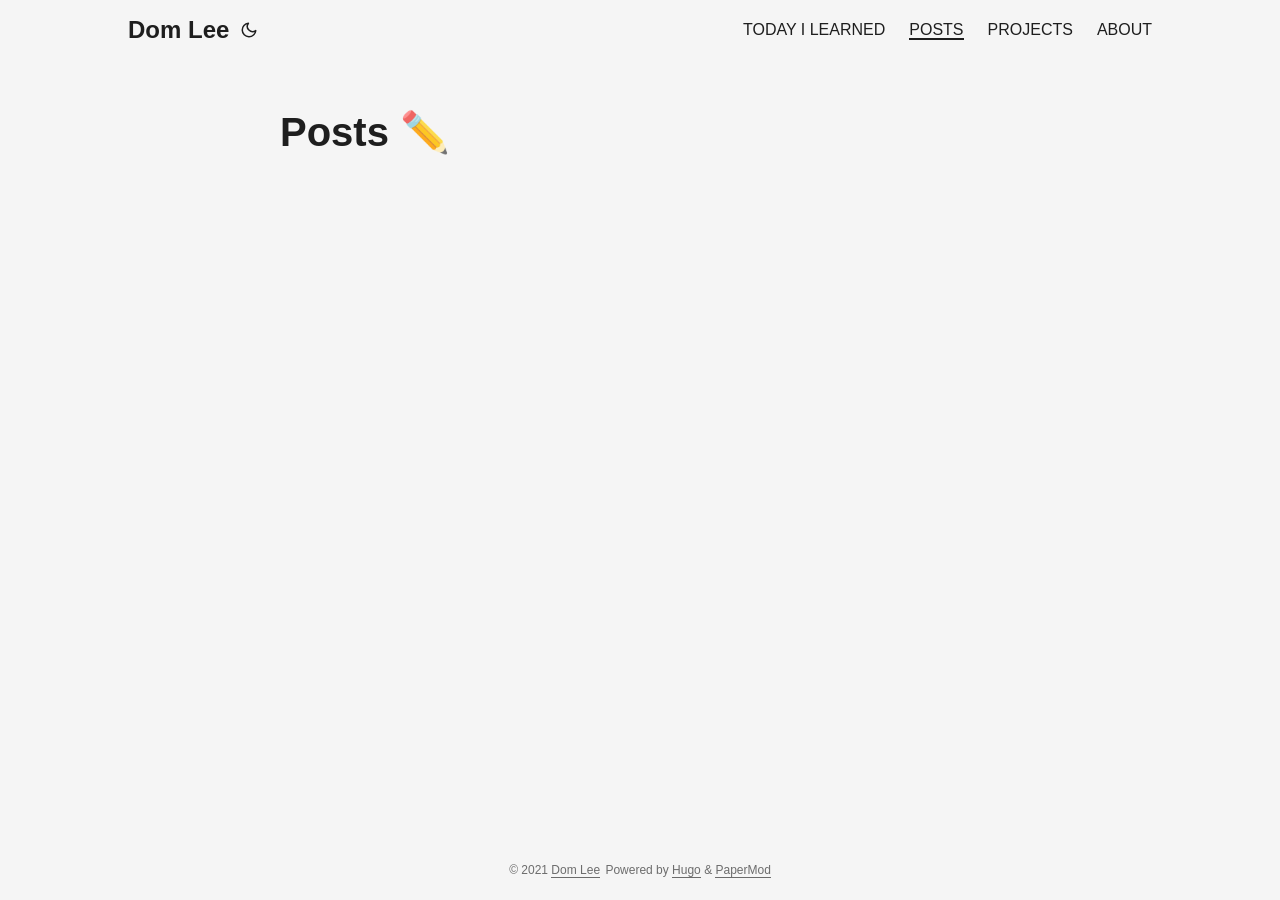
<file: posts/page/1/index.html>
<!DOCTYPE html><html><head><title>https://dom-lee.github.io/posts/</title><link rel="canonical" href="https://dom-lee.github.io/posts/"/><meta name="robots" content="noindex"><meta charset="utf-8" /><meta http-equiv="refresh" content="0; url=https://dom-lee.github.io/posts/" /></head></html>
</file>
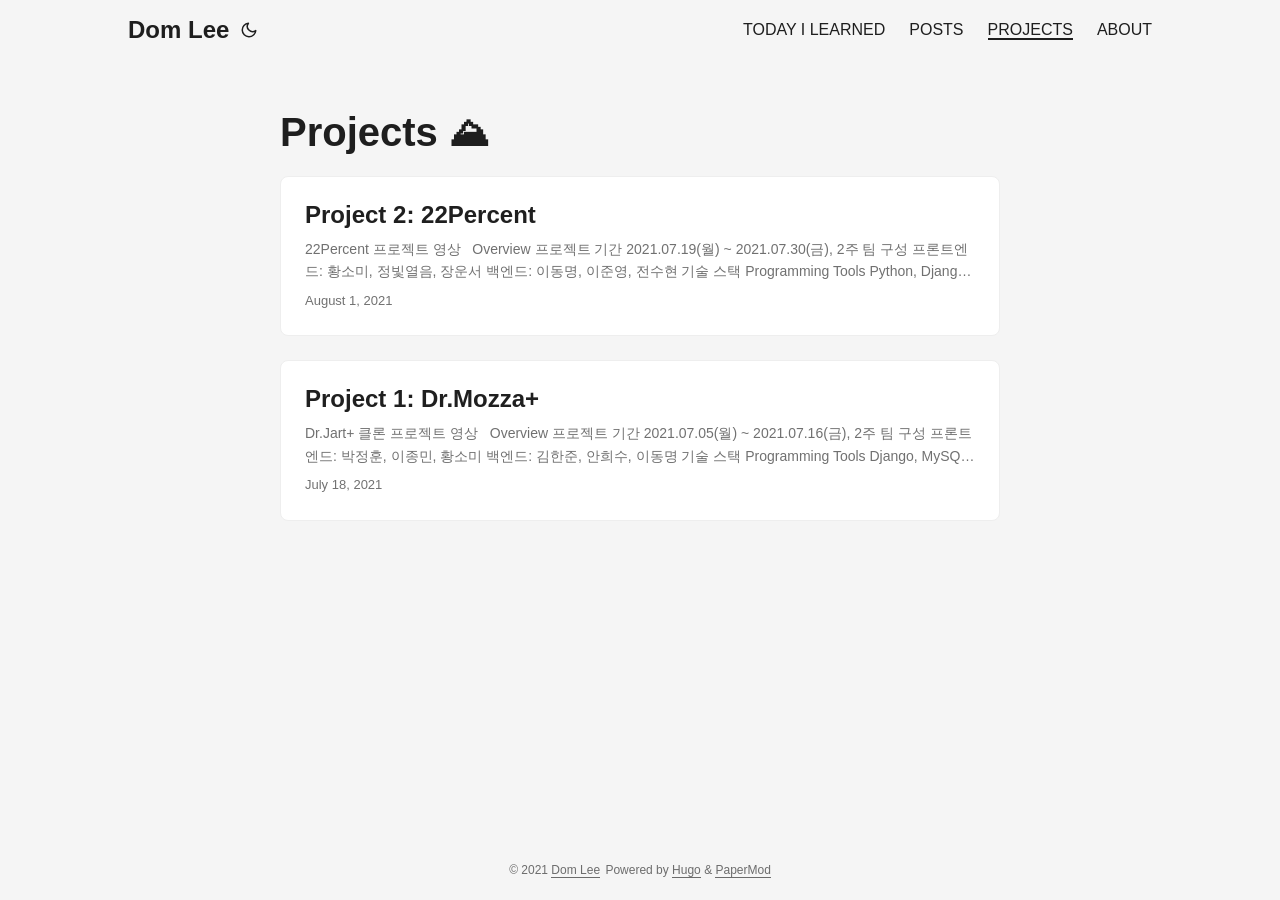
<file: projects/page/1/index.html>
<!DOCTYPE html><html><head><title>https://dom-lee.github.io/projects/</title><link rel="canonical" href="https://dom-lee.github.io/projects/"/><meta name="robots" content="noindex"><meta charset="utf-8" /><meta http-equiv="refresh" content="0; url=https://dom-lee.github.io/projects/" /></head></html>
</file>
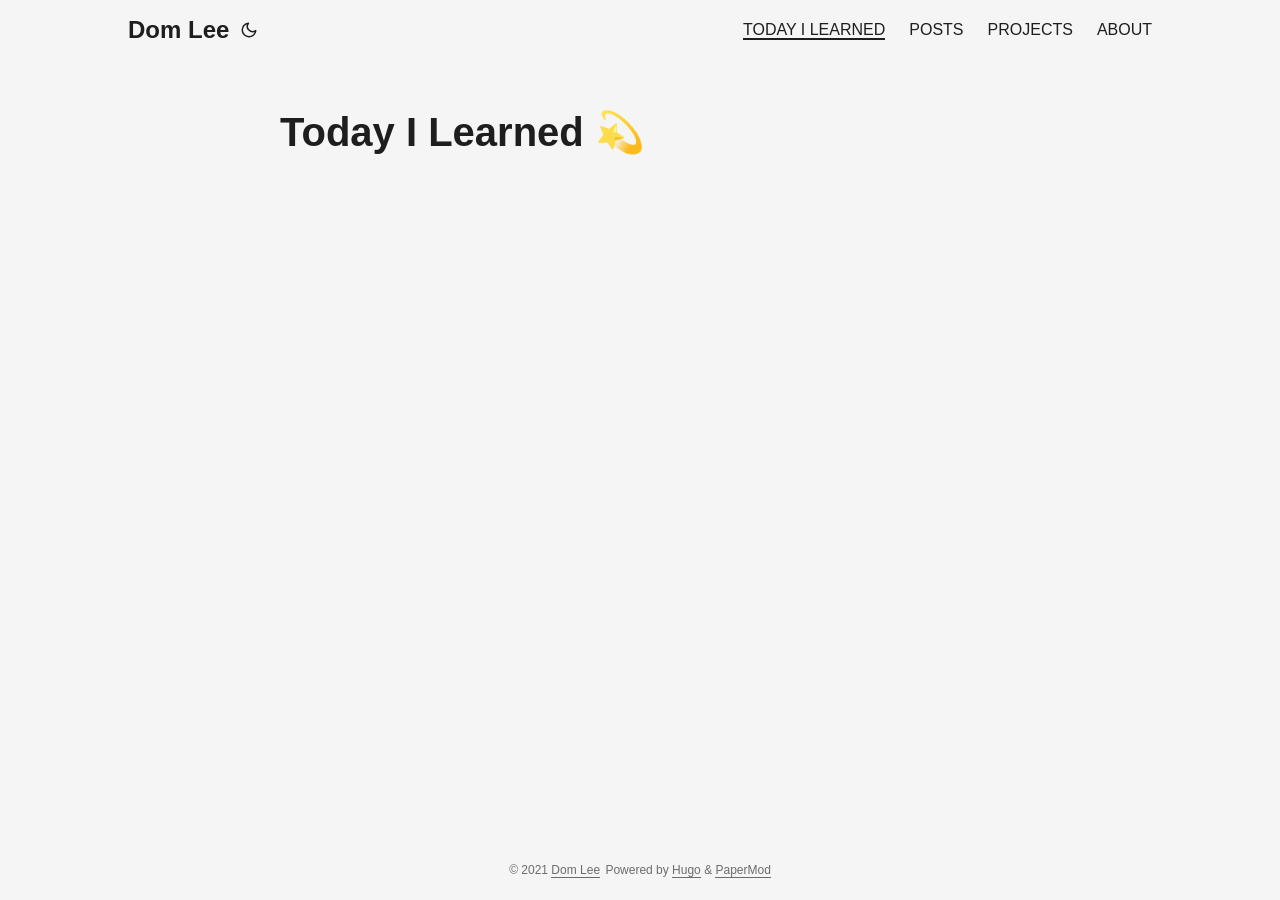
<file: tils/page/1/index.html>
<!DOCTYPE html><html><head><title>https://dom-lee.github.io/tils/</title><link rel="canonical" href="https://dom-lee.github.io/tils/"/><meta name="robots" content="noindex"><meta charset="utf-8" /><meta http-equiv="refresh" content="0; url=https://dom-lee.github.io/tils/" /></head></html>
</file>
<file: about/style.main.min.37cf4e6ad0fb9f432f173c654d98b1675125a2b1107ce7208100d0da3f787600.css>
@charset "UTF-8";.content{position:absolute;overflow:hidden}.content__left{float:left;width:56rem;height:100%;padding:3rem 4rem}@media screen{.content__left::after{content:'2020 © by Inês Almeida   |   ines-almeida.com';height:4rem;width:100%;position:absolute;bottom:.5rem;color:#e6e6e6}}.content__right{position:absolute;float:right;width:24rem;background-color:#f5f5f5;height:100%;padding:2rem 3rem;right:1rem;-webkit-box-shadow:.5rem 1rem 1.5rem rgba(102,102,102,.15);-moz-box-shadow:.5rem 1rem 1.5rem rgba(102,102,102,.15);box-shadow:.5rem 1rem 1.5rem rgba(102,102,102,.15)}*,*::after,*::before{margin:0;padding:0;box-sizing:inherit}html{font-size:62.5%;background-color:#ddd}@media print{html{background-color:#fff}}.content{width:80rem;min-height:113.16129036rem;background-color:#fff}@media screen and (min-width:60rem){.content{margin:6rem 0;-webkit-box-shadow:1rem 2rem 3rem rgba(102,102,102,.3);-moz-box-shadow:1rem 2rem 3rem rgba(102,102,102,.3);box-shadow:1rem 2rem 3rem rgba(102,102,102,.3);position:absolute;left:50%;transform:translateX(-50%)}}@media print{.content{margin:0;height:113.16129036rem}}body{box-sizing:border-box}@media print{@page{margin:0;size:A4}}::selection{color:#fff;background-color:rgba(0,0,0,.6)}body{font-family:roboto,sans-serif;font-weight:300;line-height:1.7;font-size:1.12rem;color:#666}.mainHeading{text-transform:uppercase;font-size:5rem;color:#aaa}.mainHeading span{color:#030d30}.section__title{font-size:2.1rem;color:#666}h1,h2{text-transform:uppercase;font-family:oswald,sans-serif}.section{display:block;margin-bottom:2rem}.section__heading{width:100%;overflow:hidden}.section__title{position:relative}.section__title::after{content:'';position:absolute;border-top:1px solid;border-bottom:1px solid;border-color:#aaa;width:50rem;height:4px;margin-left:1.5rem;margin-top:1.5rem;transition:all .5s ease-in-out}.section__title:hover::after{border-color:#030d30}.sideSection{display:block;margin-bottom:3rem}@media print{.sideSection{page-break-inside:avoid}}.sideSection__heading{width:100%;overflow:hidden;text-align:center;margin-bottom:1rem}.sideSection__title{position:relative}.sideSection__title::after,.sideSection__title::before{content:'';position:absolute;border-top:1px solid #aaa;border-bottom:1px solid #aaa;width:10rem;height:4px;margin-top:1.1rem}.sideSection__title::after{margin-left:1rem}.sideSection__title::before{margin-left:-11rem}.sideSection li{list-style:none}.project__item{display:block}@media print{.project__item{page-break-inside:avoid}}.project__item:not(:first-child){padding-top:1.5rem}.project__header,.project__subheader{display:block;width:100%;height:2.4rem}.project__job{position:relative;transition:transform .2s cubic-bezier(.63,.21,.76,1.58)}.project__job:hover{transform:translateX(.5rem)}.project__company,.project__position{text-align:left;width:70%;float:left}.project__company{color:#666}.project__position{text-transform:uppercase;font-size:1.3rem;color:#666}.project__date,.project__place{float:right;text-align:right;width:30%;color:#aaa}.project__date{font-weight:400}.project__place::before{font-family:material icons;color:#030d30;font-size:1.4rem;content:'place';display:inline-block;padding-right:3px;vertical-align:middle;font-weight:900}.project__bullet{list-style-position:inside}.project__badges{display:block;text-align:right;margin-top:.5rem;margin-bottom:.5rem}.project__badge{font-size:.9rem;font-weight:400;display:inline-block;background-color:#030d30;color:#fff;border-radius:1rem;padding:.1rem .6rem}.experience__item{display:block}@media print{.experience__item{page-break-inside:avoid}}.experience__item:not(:first-child){padding-top:1.5rem}.experience__header,.experience__subheader{display:block;width:100%;height:2.4rem}.experience__job{position:relative;transition:transform .2s cubic-bezier(.63,.21,.76,1.58)}.experience__job:hover{transform:translateX(.5rem)}.experience__company,.experience__position{text-align:left;width:70%;float:left}.experience__company{color:#666}.experience__position{text-transform:uppercase;font-size:1.3rem;color:#666}.experience__date,.experience__place{float:right;text-align:right;width:30%;color:#aaa}.experience__date{font-weight:400}.experience__place::before{font-family:material icons;color:#030d30;font-size:1.4rem;content:'place';display:inline-block;padding-right:3px;vertical-align:middle;font-weight:900}.experience__bullet{list-style-position:inside}.experience__badges{display:block;text-align:right;margin-top:.5rem;margin-bottom:.5rem}.experience__badge{font-size:.9rem;font-weight:400;display:inline-block;background-color:#030d30;color:#fff;border-radius:1rem;padding:.1rem .6rem}@media print{.education__item{page-break-inside:avoid}}.contact{line-height:2rem}.contact__item{position:relative;font-size:1rem}.contact__item>i{background-color:#030d30;color:#fff;font-size:1rem;text-align:center;border-radius:50%;padding-top:.5rem;width:2rem;height:2rem;margin-right:.5rem;margin-bottom:.5rem}.contact__item>span{position:absolute;top:50%;transform:translateY(-50%)}.avatar{width:100%;height:18rem;position:relative;overflow:hidden}.avatar__container{position:absolute;left:50%;transform:translateX(-50%);width:100%;clip-path:circle(50% at 50% 56%);height:16rem;text-align:center;transition:all .3s cubic-bezier(.63,.21,.76,1.58)}.avatar__container:hover{width:110%}.avatar__img{object-fit:cover;width:110%;transition:all .3s cubic-bezier(.63,.21,.76,1.58);position:absolute;top:50%;left:50%;transform:translateX(-50%)translateY(-50%)}.avatar__img:hover{width:105%}.skills__group span{font-weight:700;display:inline-block}.skills__group span::after{content:":"}.skills__group span:hover~li{background-color:#030d30;color:#fff}.skills__group li{display:inline-block;font-weight:400;transition:all .2s ease-in-out;padding:0 1px;border-radius:2px}.skills__group li:not(:last-child)::after{content:", "}.skills__group li:hover{background-color:#030d30;color:#fff}.language__item{display:table;width:100%}.language__name,.language__level{display:table-cell;width:50%}.language__level{text-align:right}.interests{display:block;-moz-column-count:2;column-count:2;width:100%;text-align:right}@media print{.interests{page-break-inside:avoid}}.interests__item:nth-child(n+4){text-align:left}.pageNotFound{padding-top:8rem;position:absolute;left:50%;transform:translateX(-50%)}.pageNotFound__text{padding-top:3rem}a{text-decoration:none}a:hover{color:#fff;text-decoration:none;cursor:pointer}
</file>
<file: assets/css/stylesheet.min.35cd0f65a15cafa92372b8313deef5960aae04b90ad722f2bbf509eb0468137e.css>
:root{--gap:24px;--content-gap:20px;--nav-width:1024px;--main-width:720px;--header-height:60px;--footer-height:60px;--radius:8px;--theme:#fff;--entry:#fff;--primary:rgba(0, 0, 0, 0.88);--secondary:rgba(0, 0, 0, 0.56);--tertiary:rgba(0, 0, 0, 0.16);--content:rgba(0, 0, 0, 0.88);--hljs-bg:#1c1d21;--code-bg:#f5f5f5;--border:#eee}.dark{--theme:#1d1e20;--entry:#2e2e33;--primary:rgba(255, 255, 255, 0.84);--secondary:rgba(255, 255, 255, 0.56);--tertiary:rgba(255, 255, 255, 0.16);--content:rgba(255, 255, 255, 0.74);--hljs-bg:#2e2e33;--code-bg:#37383e;--border:#333}.list{background:var(--code-bg)}.dark.list{background:var(--theme)}*,::after,::before{box-sizing:border-box}html{-webkit-tap-highlight-color:transparent;overflow-y:scroll}a,button,body,h1,h2,h3,h4,h5,h6{color:var(--primary)}body{font-family:-apple-system,BlinkMacSystemFont,segoe ui,Roboto,Oxygen,Ubuntu,Cantarell,open sans,helvetica neue,sans-serif;font-size:18px;line-height:1.6;word-break:break-word;background:var(--theme)}article,aside,figcaption,figure,footer,header,hgroup,main,nav,section,table{display:block}h1,h2,h3,h4,h5,h6{line-height:1.2}h1,h2,h3,h4,h5,h6,p{margin-top:0;margin-bottom:0}ul{padding:0}a{text-decoration:none}body,figure,ul{margin:0}table{width:100%;border-collapse:collapse;border-spacing:0;overflow-x:auto;word-break:keep-all}button,input,textarea{padding:0;font:inherit;background:0 0;border:0}input,textarea{outline:0}button,input[type=button],input[type=submit]{cursor:pointer}input:-webkit-autofill,textarea:-webkit-autofill{box-shadow:0 0 0 50px var(--theme)inset}img{display:block;max-width:100%}::-webkit-scrollbar-track{background:0 0}.list:not(.dark)::-webkit-scrollbar-track{background:var(--code-bg)}::-webkit-scrollbar-thumb{background:var(--tertiary);border:5px solid var(--theme);border-radius:var(--radius)}.list:not(.dark)::-webkit-scrollbar-thumb{border:5px solid var(--code-bg)}::-webkit-scrollbar-thumb:hover{background:var(--secondary)}.not-found{position:absolute;left:0;right:0;display:flex;align-items:center;justify-content:center;height:80%;font-size:160px;font-weight:700}.archive-posts{width:100%;font-size:16px}.archive-year{margin-top:40px}.archive-year:not(:last-of-type){border-bottom:2px solid var(--border)}.archive-month{display:flex;align-items:flex-start;padding:10px 0}.archive-month-header{margin:25px 0;width:200px}.archive-month:not(:last-of-type){border-bottom:1px solid var(--border)}.archive-entry{position:relative;padding:5px;margin:10px 0}.archive-entry-title{margin:5px 0;font-weight:400}.archive-count,.archive-meta{color:var(--secondary);font-size:14px}.footer,.top-link{font-size:12px;color:var(--secondary)}.footer{max-width:calc(var(--main-width) + var(--gap) * 2);margin:auto;padding:calc((var(--footer-height) - var(--gap))/2)var(--gap);text-align:center;line-height:24px}.footer span{margin-inline-start:1px;margin-inline-end:1px}.footer span:last-child{white-space:nowrap}.footer a{color:inherit;border-bottom:1px solid var(--secondary)}.footer a:hover{border-bottom:1px solid var(--primary)}.top-link{visibility:hidden;position:fixed;bottom:60px;right:30px;z-index:99;background:var(--tertiary);width:42px;height:42px;padding:12px;border-radius:64px;transition:visibility .5s,opacity .8s linear}.top-link,.top-link svg{filter:drop-shadow(0 0 0 var(--theme))}.footer a:hover,.top-link:hover{color:var(--primary)}.top-link:focus,#theme-toggle:focus{outline:0}.nav{display:flex;flex-wrap:wrap;justify-content:space-between;max-width:calc(var(--nav-width) + var(--gap) * 2);margin-inline-start:auto;margin-inline-end:auto;line-height:var(--header-height)}.nav a{display:block}.logo,#menu{display:flex;margin:auto var(--gap)}.logo{flex-wrap:inherit}.logo a{font-size:24px;font-weight:700}.logo a img{display:inline;vertical-align:middle;pointer-events:none;transform:translate(0,-10%);border-radius:6px;margin-inline-end:8px}#theme-toggle svg{height:18px}button#theme-toggle{font-size:26px;margin:auto 4px}body.dark #moon{vertical-align:middle;display:none}body:not(.dark) #sun{display:none}#menu{list-style:none;word-break:keep-all;overflow-x:auto;white-space:nowrap}#menu li+li{margin-inline-start:var(--gap)}#menu a{font-size:16px}#menu .active{font-weight:500;border-bottom:2px solid}.lang-switch li,.lang-switch ul,.logo-switches{display:inline-flex;margin:auto 4px}.lang-switch{display:flex;flex-wrap:inherit}.lang-switch a{margin:auto 3px;font-size:16px;font-weight:500}.logo-switches{flex-wrap:inherit}.main{position:relative;min-height:calc(100vh - var(--header-height) - var(--footer-height));max-width:calc(var(--main-width) + var(--gap) * 2);margin:auto;padding:var(--gap)}.page-header h1{font-size:40px}.pagination{display:flex}.pagination a{color:var(--theme);font-size:13px;line-height:36px;background:var(--primary);border-radius:calc(36px/2);padding:0 16px}.pagination .next{margin-inline-start:auto}.social-icons{padding:12px 0}.social-icons a:not(:last-of-type){margin-inline-end:12px}.social-icons a svg{height:26px;width:26px}code{direction:ltr}div.highlight,pre{position:relative}.copy-code{display:none;position:absolute;top:4px;right:4px;color:rgba(255,255,255,.8);background:rgba(78,78,78,.8);border-radius:var(--radius);padding:0 5px;font-size:14px}div.highlight:hover .copy-code,pre:hover .copy-code{display:block}.first-entry{position:relative;display:flex;flex-direction:column;justify-content:center;min-height:320px;margin:var(--gap)0 calc(var(--gap) * 2)}.first-entry .entry-header{overflow:hidden;display:-webkit-box;-webkit-box-orient:vertical;-webkit-line-clamp:3}.first-entry .entry-header h1{font-size:34px;line-height:1.3}.first-entry .entry-content{margin:14px 0;font-size:16px;-webkit-line-clamp:3}.first-entry .entry-footer{font-size:14px}.home-info .entry-content{-webkit-line-clamp:unset}.post-entry{position:relative;margin-bottom:var(--gap);padding:var(--gap);background:var(--entry);border-radius:var(--radius);transition:transform .1s;border:1px solid var(--border)}.post-entry:active{transform:scale(.96)}.tag-entry .entry-cover{display:none}.entry-header h2{font-size:24px}.entry-content{margin:8px 0;color:var(--secondary);font-size:14px;line-height:1.6;overflow:hidden;display:-webkit-box;-webkit-box-orient:vertical;-webkit-line-clamp:2}.entry-footer{color:var(--secondary);font-size:13px}.entry-link{position:absolute;left:0;right:0;top:0;bottom:0}.entry-cover,.entry-isdraft{font-size:14px;color:var(--secondary)}.entry-isdraft{display:inline}.entry-cover{margin-bottom:var(--gap);text-align:center}.entry-cover img{border-radius:var(--radius);pointer-events:none;width:100%}.entry-cover a{color:var(--secondary);box-shadow:0 1px 0 var(--primary)}.page-header,.post-header{margin:24px auto var(--content-gap)}.post-title{margin-bottom:2px;font-size:40px}.post-description{margin-top:10px;margin-bottom:5px}.post-meta,.breadcrumbs{color:var(--secondary);font-size:14px;display:flex;flex-wrap:wrap}.post-meta .i18n_list li{display:inline-flex;list-style:none;margin:auto 3px;box-shadow:0 1px 0 var(--secondary)}.breadcrumbs a{font-size:16px}.post-content{color:var(--content)}.post-content h3,.post-content h4,.post-content h5,.post-content h6{margin:24px 0 16px}.post-content h1{margin:40px auto 32px;font-size:40px}.post-content h2{margin:32px auto 24px;font-size:32px}.post-content h3{font-size:24px}.post-content h4{font-size:16px}.post-content h5{font-size:14px}.post-content h6{font-size:12px}.post-content a,.toc a:hover{box-shadow:0 1px}.post-content a code{margin:auto 0;border-radius:0;box-shadow:0 -1px 0 var(--primary)inset}.post-content del{text-decoration:none;background:linear-gradient(to right,var(--primary) 100%,transparent 0)0/1px 1px repeat-x}.post-content dl,.post-content ol,.post-content p,.post-content figure,.post-content ul{margin-bottom:var(--content-gap)}.post-content ol,.post-content ul{padding-inline-start:20px}.post-content li{margin-top:5px}.post-content li p{margin-bottom:0}.post-content dl{display:flex;flex-wrap:wrap;margin:0}.post-content dt{width:25%;font-weight:700}.post-content dd{width:75%;margin-inline-start:0;padding-inline-start:10px}.post-content dd~dd,.post-content dt~dt{margin-top:10px}.post-content table{margin-bottom:32px}.post-content table th,.post-content table:not(.highlighttable,.highlight table,.gist .highlight) td{min-width:80px;padding:12px 8px;line-height:1.5;border-bottom:1px solid var(--border)}.post-content table th{font-size:14px;text-align:start}.post-content table:not(.highlighttable) td code:only-child{margin:auto 0}.post-content .highlight table{border-radius:var(--radius)}.post-content .highlight:not(table),.post-content pre{margin:10px auto;background:var(--hljs-bg)!important;border-radius:var(--radius)}.post-content li>.highlight{margin-inline-end:0}.post-content ul pre{margin-inline-start:calc(var(--gap) * -2)}.post-content .highlight pre{margin:0}.post-content .highlighttable{table-layout:fixed}.post-content .highlighttable td:first-child{width:40px}.post-content .highlighttable td .linenodiv{padding-inline-end:0!important}.post-content .highlighttable td .highlight,.post-content .highlighttable td .linenodiv pre{margin-bottom:0}.post-content .highlighttable td .highlight pre code::-webkit-scrollbar{display:none}.post-content .highlight span{background:0 0!important}.post-content code{margin:auto 4px;padding:4px 6px;font-size:.78em;line-height:1.5;background:var(--code-bg);border-radius:2px}.post-content pre code{display:block;margin:auto 0;padding:10px;color:rgba(255,255,255,.8);background:0 0;border-radius:0;overflow-x:auto;word-break:break-all}.post-content blockquote{margin:20px 0;padding:0 14px;border-inline-start:3px solid var(--primary)}.post-content hr{margin:30px 0;height:2px;background:var(--tertiary);border-top:0;border-bottom:0}.post-content iframe{max-width:100%}.post-content img{border-radius:4px}.post-content img[src*="#center"]{margin:auto}.post-content figure.align-center{text-align:center}.post-content figure>figcaption{color:var(--primary);font-size:16px;font-weight:700;margin:8px 0 16px}.post-content figure>figcaption>p{color:var(--secondary);font-size:14px;font-weight:400}.toc{margin:0 2px 40px;border:1px solid var(--border);background:var(--code-bg);border-radius:var(--radius);padding:.4em}.dark .toc{background:var(--entry)}.toc details summary{cursor:zoom-in;margin-inline-start:20px}.toc details[open] summary{cursor:zoom-out}.toc .details{display:inline;font-weight:500}.toc .inner{margin:0 20px;padding:10px 20px}.toc li ul{margin-inline-start:var(--gap)}.toc summary:focus{outline:0}.post-footer{margin-top:56px}.post-tags li{display:inline-block;margin-inline-end:3px;margin-bottom:5px}.post-tags a,.share-buttons,.paginav{border-radius:var(--radius);background:var(--code-bg);border:1px solid var(--border)}.post-tags a{display:block;padding-inline-start:14px;padding-inline-end:14px;color:var(--secondary);font-size:14px;line-height:34px;background:var(--code-bg)}.post-tags a:hover,.paginav a:hover{background:var(--border)}.share-buttons{margin:14px 0;padding-inline-start:var(--radius);display:flex;justify-content:center;overflow-x:auto}.share-buttons a{margin-top:10px}.share-buttons a:not(:last-of-type){margin-inline-end:12px}.share-buttons a svg{height:30px;width:30px;fill:currentColor;transition:transform .1s}.share-buttons svg:active{transform:scale(.96)}h1:hover .anchor,h2:hover .anchor,h3:hover .anchor,h4:hover .anchor,h5:hover .anchor,h6:hover .anchor{display:inline-flex;color:var(--secondary);margin-inline-start:8px;font-weight:500}.post-content :not(table) ::-webkit-scrollbar-thumb{border:2px solid var(--hljs-bg);background:rgba(255,255,255,.32)}.post-content :not(table) ::-webkit-scrollbar-thumb:hover{background:rgba(255,255,255,.56)}.gist table::-webkit-scrollbar-thumb{border:2px solid #fff;background:rgba(0,0,0,.32)}.gist table::-webkit-scrollbar-thumb:hover{background:rgba(0,0,0,.56)}.post-content table::-webkit-scrollbar-thumb{border-width:2px}.paginav{margin:10px 0;display:flex;line-height:30px;border-radius:var(--radius)}.paginav a{padding-inline-start:14px;padding-inline-end:14px;border-radius:var(--radius)}.paginav .title{letter-spacing:1px;text-transform:uppercase;font-size:small;color:var(--secondary)}.paginav .prev,.paginav .next{width:50%}.paginav span:hover:not(.title){box-shadow:0 1px}.paginav .next{margin-inline-start:auto;text-align:right}[dir=rtl] .paginav .next{text-align:left}.buttons,.main .profile{display:flex;justify-content:center}.main .profile{align-items:center;min-height:calc(100vh - var(--header-height) - var(--footer-height) - (var(--gap) * 2));text-align:center}.profile .profile_inner h1{padding:12px 0}.profile img{display:inline-table;border-radius:50%;pointer-events:none}.buttons{flex-wrap:wrap;max-width:400px;margin:0 auto}.button{background:var(--tertiary);border-radius:var(--radius);margin:8px;padding:6px;transition:transform .1s}.button-inner{padding:0 8px}.button:active{transform:scale(.96)}#searchbox input{padding:4px 10px;width:100%;color:var(--primary);font-weight:700;border:2px solid var(--tertiary);border-radius:var(--radius)}#searchbox input:focus{border-color:var(--secondary)}#searchResults li{list-style:none;border-radius:var(--radius);padding:10px;margin:10px 0;position:relative;font-weight:500}#searchResults{margin:10px 0;width:100%}#searchResults li:active{transition:transform .1s;transform:scale(.98)}#searchResults a{position:absolute;width:100%;height:100%;top:0;left:0;outline:none}#searchResults .focus{transform:scale(.98);border:2px solid var(--tertiary)}.terms-tags li{display:inline-block;margin:10px;font-weight:500}.terms-tags a{display:block;padding:3px 10px;background:var(--tertiary);border-radius:6px;transition:transform .1s}.terms-tags a:active{background:var(--tertiary);transform:scale(.96)}.hljs-comment,.hljs-quote{color:#b6b18b}.hljs-deletion,.hljs-name,.hljs-regexp,.hljs-selector-class,.hljs-selector-id,.hljs-tag,.hljs-template-variable,.hljs-variable{color:#eb3c54}.hljs-built_in,.hljs-builtin-name,.hljs-link,.hljs-literal,.hljs-meta,.hljs-number,.hljs-params,.hljs-type{color:#e7ce56}.hljs-attribute{color:#ee7c2b}.hljs-addition,.hljs-bullet,.hljs-string,.hljs-symbol{color:#4fb4d7}.hljs-section,.hljs-title{color:#78bb65}.hljs-keyword,.hljs-selector-tag{color:#b45ea4}.hljs{display:block;overflow-x:auto;background:#1c1d21;color:#c0c5ce;padding:.5em}.hljs-emphasis{font-style:italic}.hljs-strong{font-weight:700}@media screen and (max-width:768px){:root{--gap:14px}.profile img{transform:scale(.85)}.first-entry{min-height:260px}.archive-month{flex-direction:column}.archive-year{margin-top:20px}.footer{padding:calc((var(--footer-height) - var(--gap) - 10px)/2)var(--gap)}}@media screen and (min-width:768px){::-webkit-scrollbar{width:19px;height:11px}}@media screen and (max-width:900px){.list .top-link{transform:translateY(-5rem)}}@media(prefers-reduced-motion){.terms-tags a:active,.button:active,.share-buttons svg:active,.post-entry:active,.top-link,#searchResults .focus,#searchResults li:active{transform:none}}
</file>
